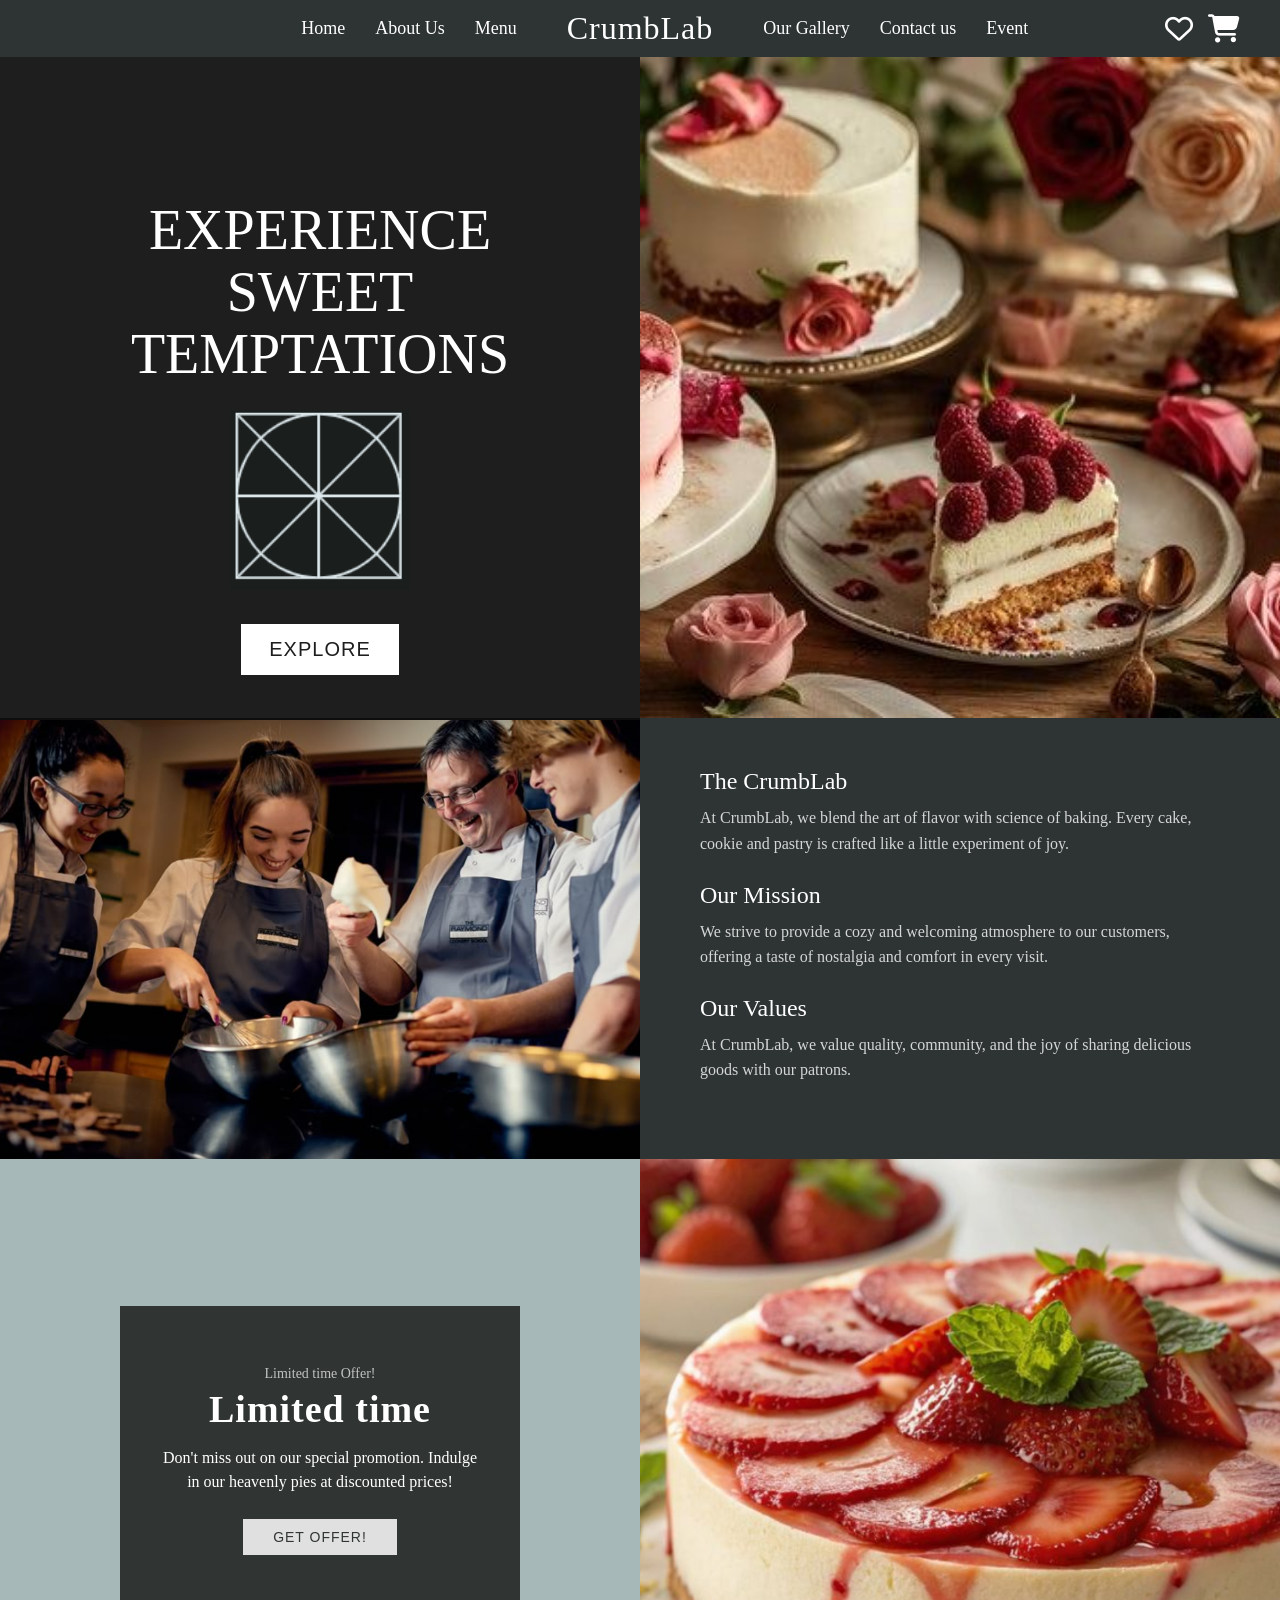
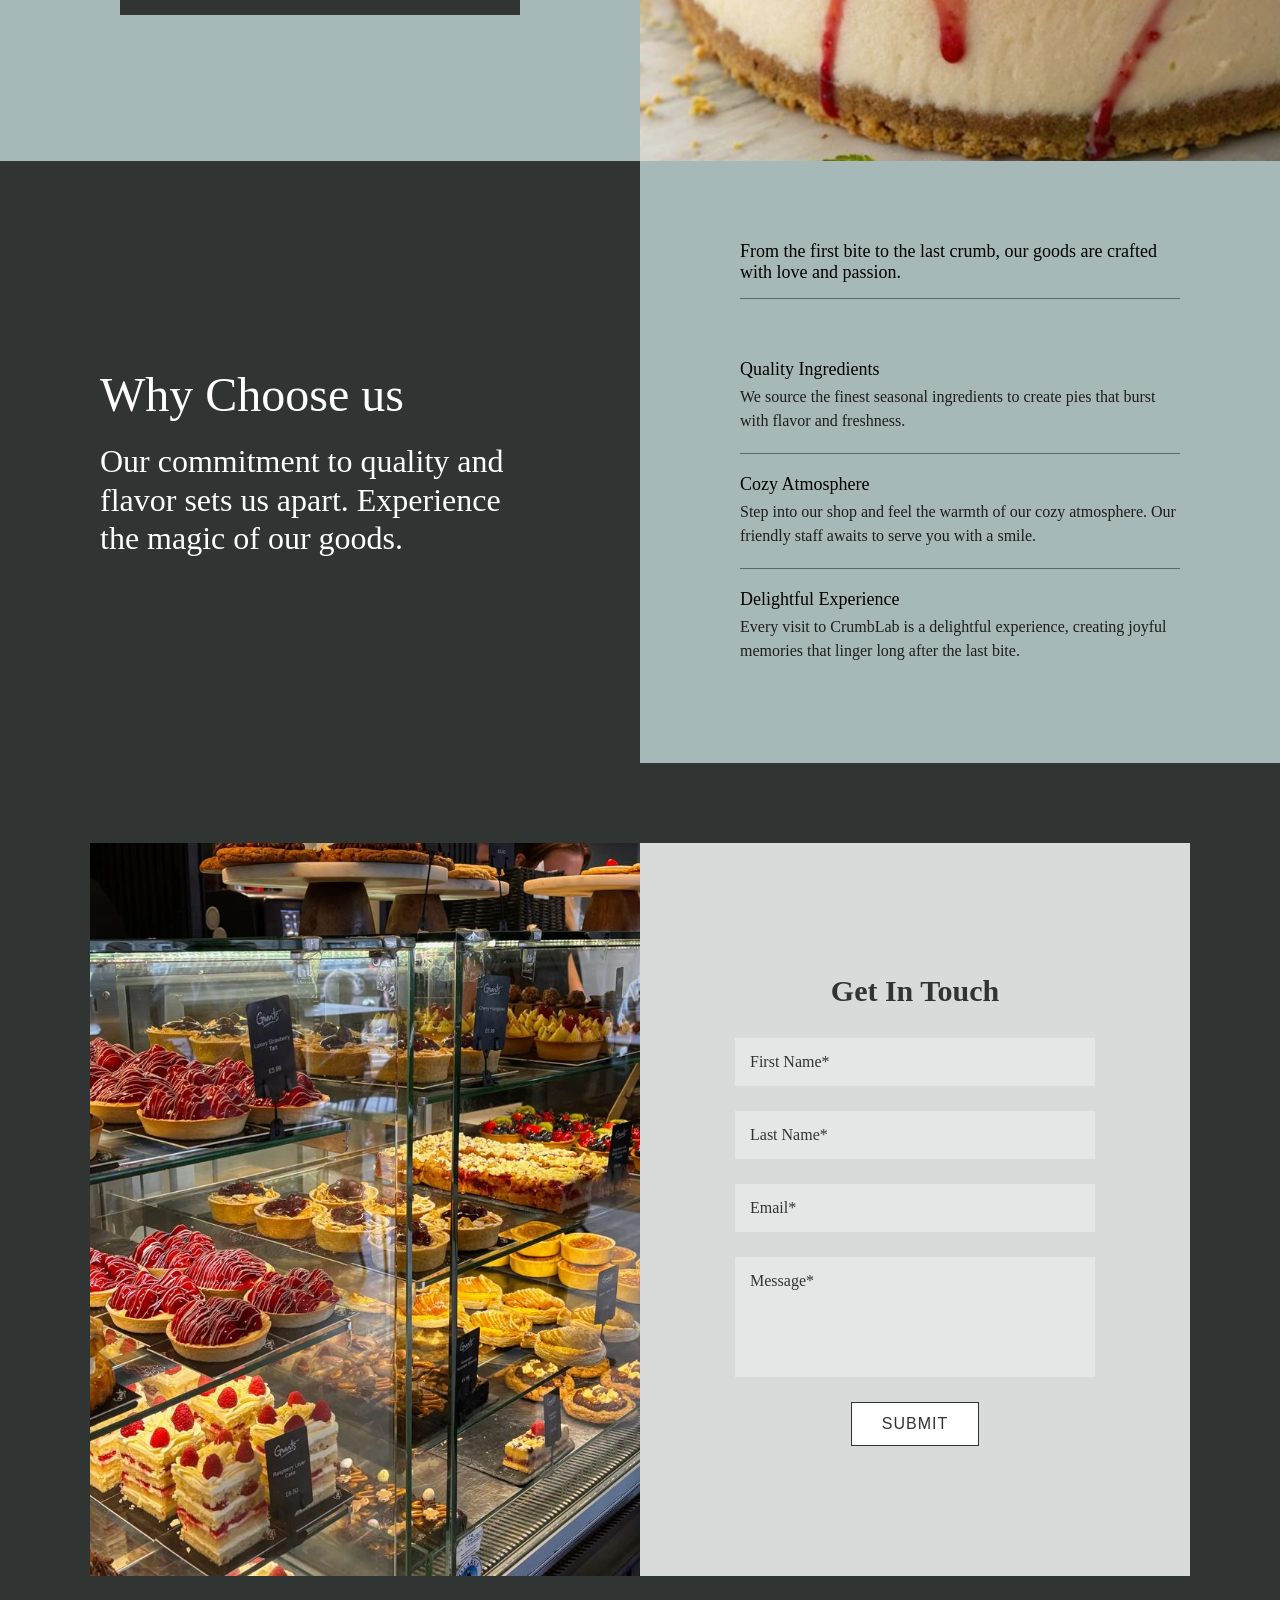
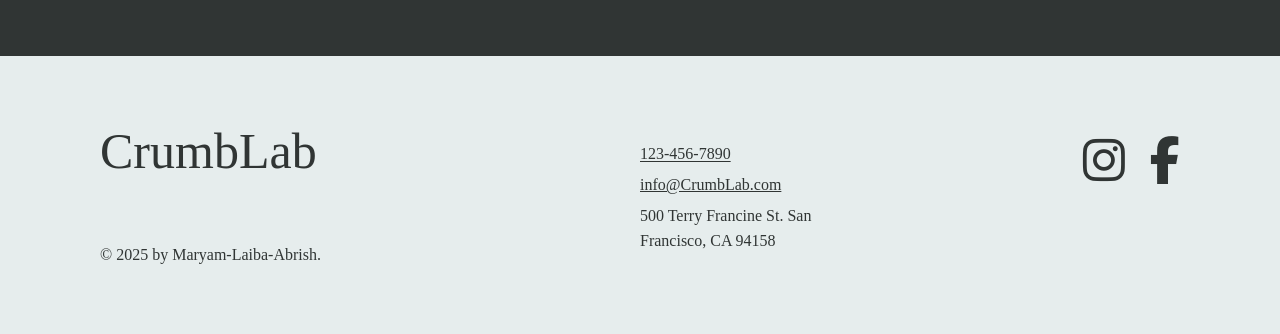
<file: index.html>
<!DOCTYPE html>
<html lang="en">
<head>
    <meta charset="UTF-8">
    <meta name="viewport" content="width=device-width, initial-scale=1.0">
    <title>CrumbLab - Sweet Temptations</title>
    <link rel="stylesheet" href="Home.css">
    <link href="https://fonts.googleapis.com/css2?family=Playfair+Display:wght@400;700&display=swap" rel="stylesheet">
    <link href="https://fonts.googleapis.com/css2?family=Roboto:wght@300;400;500&display=swap" rel="stylesheet">
    <link rel="stylesheet" href="https://cdnjs.cloudflare.com/ajax/libs/font-awesome/6.5.1/css/all.min.css">
</head>
<body>
    <header class="navbar"> 
        <div class="nav-links left-links">  
            <a href="index.html">Home</a>
            <a href="#about-us">About Us</a>
            <a href="menu.html">Menu</a>
        </div>
        <div class="logo">CrumbLab</div> <div class="right-nav-content"> <div class="nav-links right-links">
            <a href="gallery.html">Our Gallery</a>
            <a href="#contact-us">Contact us</a>
            <a href="event.html">Event</a>
        </div>
        <div class="nav-icons"> <i class="fa-regular fa-heart heart-icon"></i>
            <i id="shop" class="fa-solid fa-cart-shopping"></i> 
        </div>
    </div>
    </header>

    <main class="main-content-grid">
        <section class="left-column">
            <div class="hero-section">
                <h2>EXPERIENCE SWEET TEMPTATIONS</h2>
                <div class="logo-placeholder">
                   <img src="LOGO.PNG" alt="CrumbLab Logo">
                </div>
                <button class="explore-btn" >Explore</button>
            </div>
            <div class="about-chefs-section">
                <img data-src="pic2.PNG" class="lazyImg" alt="Smiling chefs preparing food">
            </div>
        </section>

        <section class="right-column">
            <div class="gallery-image-top">
                <img data-src="pic1.jpeg" class="lazyImg" alt="Assortment of cakes and pastries">
            </div>  
            <div id="about-us" class="text-content-bottom">
                <h3>The CrumbLab</h3>
                <p>At CrumbLab, we blend the art of flavor with science of baking. Every cake, cookie and pastry is crafted like a little experiment of joy.</p>
                <h3>Our Mission</h3>
                <p>We strive to provide a cozy and welcoming atmosphere to our customers, offering a taste of nostalgia and comfort in every visit.</p>
                <h3>Our Values</h3>
                <p>At CrumbLab, we value quality, community, and the joy of sharing delicious goods with our patrons.</p>
            </div>
        </section>
    </main>
    <section class="section-two-grid">
        <div class="promotion-box">
            <div class="promo-content">
                <p class="limited-time-offer">Limited time Offer!</p>
                    <h2>Limited time</h2>
                    <p class="promo-description">Don't miss out on our special promotion. Indulge in our heavenly pies at discounted prices!</p>
                    <button class="get-offer-btn">Get Offer!</button>
                </div>
                </div>
                <div class="product-image-section">
                    <img data-src="pic3.PNG" class="lazyImg" alt="Delicious strawberry cheesecake with drizzle">
                </div>
                <div class="why-choose-us-section">
                    <h2 class="choose-us-title">Why Choose us</h2>
                    <p class="choose-us-text">Our commitment to quality and flavor sets us apart. Experience the magic of our goods.</p>
                </div>
                <div class="features-list-section">
                    <p class="crafting-note">From the first bite to the last crumb, our goods are crafted with love and passion.</p>
                    <div class="feature-item">
                    <div class="feature-title">Quality Ingredients</div>
                    <div class="feature-description">We source the finest seasonal ingredients to create pies that burst with flavor and freshness.</div>
                </div>
                <div class="feature-item">
                    <div class="feature-title">Cozy Atmosphere</div>
                    <div class="feature-description">Step into our shop and feel the warmth of our cozy atmosphere. Our friendly staff awaits to serve you with a smile.</div>
                </div>
                <div class="feature-item">
                <div class="feature-title">Delightful Experience</div>
                <div class="feature-description">Every visit to CrumbLab is a delightful experience, creating joyful memories that linger long after the last bite.</div>
            </div>
        </div>
    </section>
    <section id="contact-us" class="contact-section-grid">
        <div class="contact-inner-box">
            <div class="contact-image-container">
                <img data-src="pic4.jpeg" class="lazyImg" alt="Display case with various pies and tarts">
            </div>
            <div class="contact-form-container">
                <form class="contact-form">
                    <h2>Get In Touch</h2>
                    <input type="text" id="first-name" name="first-name" placeholder="First Name*" required>
                    <input type="text" id="last-name" name="last-name" placeholder="Last Name*" required>
                    <input type="email" id="email" name="email" placeholder="Email*" required>
                    <textarea id="message" name="message" placeholder="Message*" required></textarea>
                    <button type="submit" class="submit-btn">Submit</button>
                </form>
            </div>
        </div>
    </section>

    <footer class="main-footer">
        <div class="footer-logo-copyright">
            <h1 class="footer-logo">CrumbLab</h1>
            <p class="copyright">© 2025 by Maryam-Laiba-Abrish.</p>
        </div>
        <div class="footer-contact-info">
            <p class="contact-line">123-456-7890</p>
            <p class="contact-line"><a href="mailto:info@CrumbLab.com">info@CrumbLab.com</a></p>
            <p class="contact-line">500 Terry Francine St. San <br> Francisco, CA 94158</p>
        </div>
        <div class="footer-social-icons">
            <a href="https://www.instagram.com/" aria-label="Instagram"><i class="fa-brands fa-instagram"></i></a>
            <a href="https://www.facebook.com/" aria-label="Facebook"><i class="fa-brands fa-facebook-f"></i></a>
        </div>
    </footer>

    <script src="Home.js"></script>
</body>
</html>
</file>
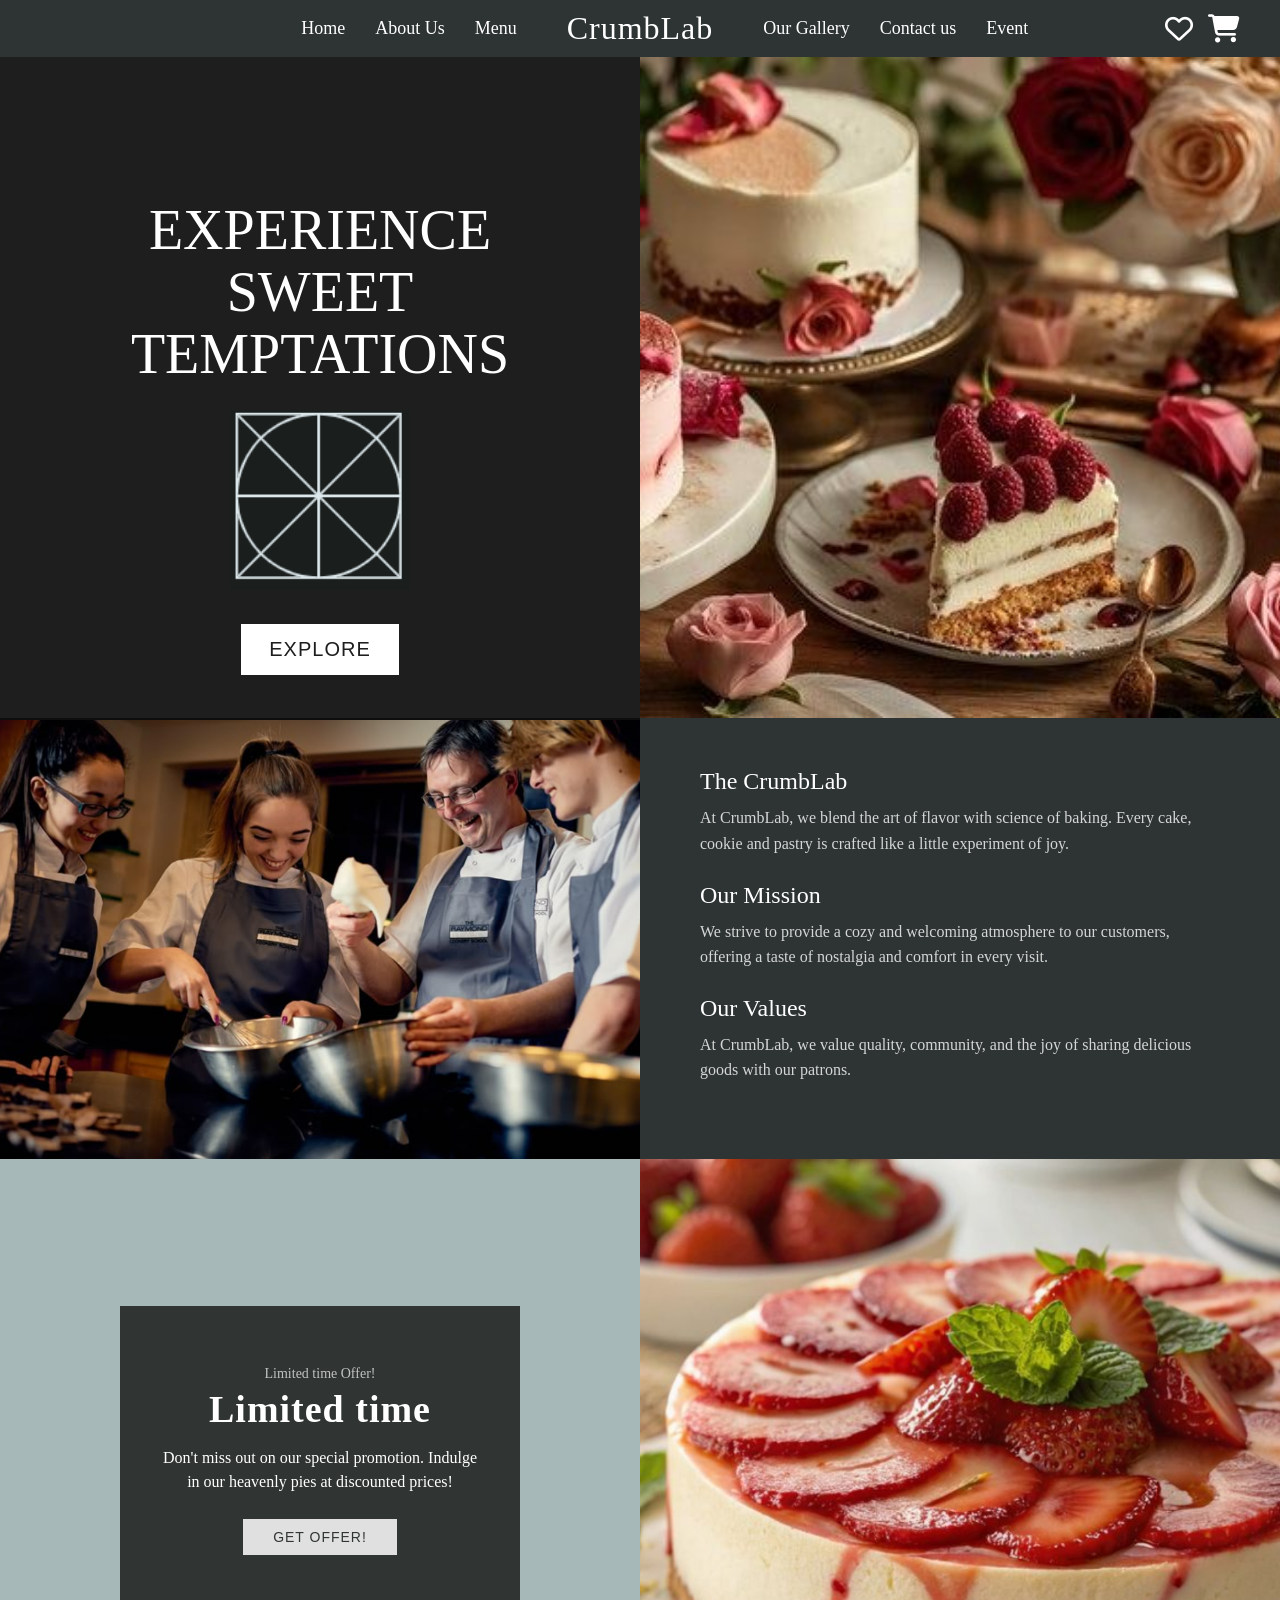
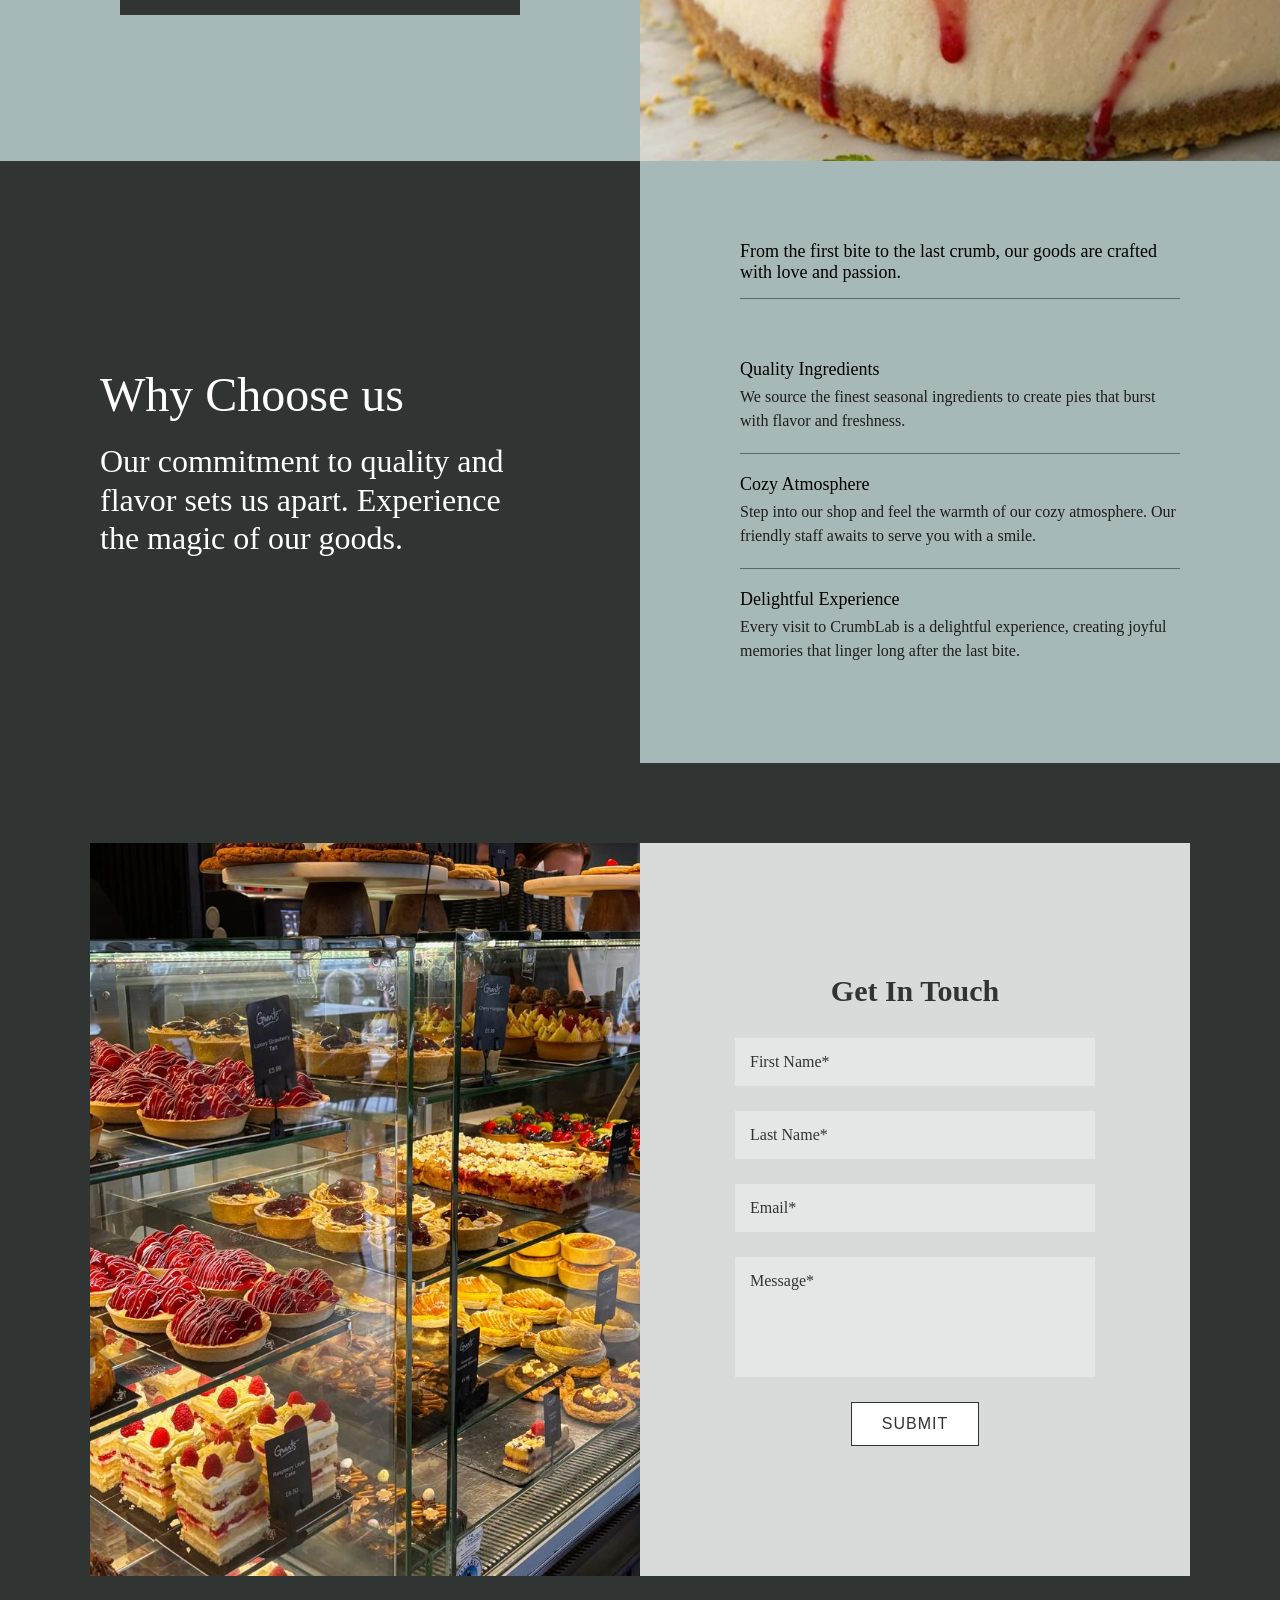
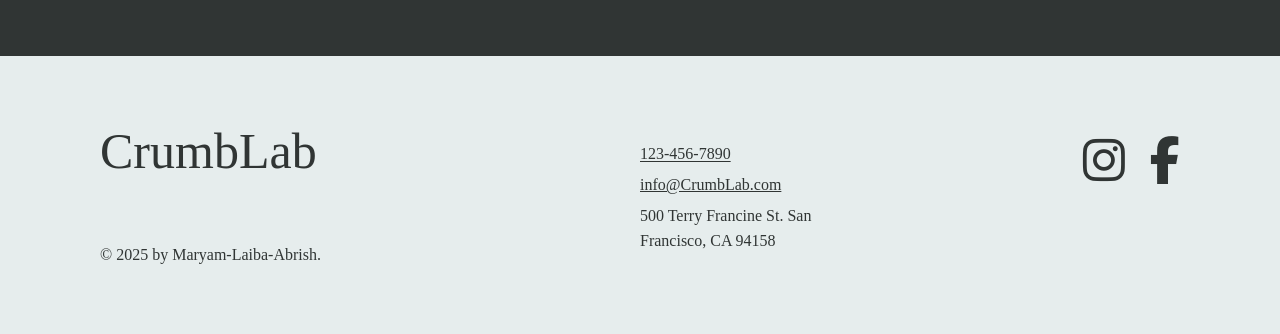
<file: Home.html>
<!DOCTYPE html>
<html lang="en">
<head>
    <meta charset="UTF-8">
    <meta name="viewport" content="width=device-width, initial-scale=1.0">
    <title>CrumbLab - Sweet Temptations</title>
    <link rel="stylesheet" href="Home.css">
    <link href="https://fonts.googleapis.com/css2?family=Playfair+Display:wght@400;700&display=swap" rel="stylesheet">
    <link href="https://fonts.googleapis.com/css2?family=Roboto:wght@300;400;500&display=swap" rel="stylesheet">
    <link rel="stylesheet" href="https://cdnjs.cloudflare.com/ajax/libs/font-awesome/6.5.1/css/all.min.css">
</head>
<body>
    <header class="navbar"> 
        <div class="nav-links left-links">  
            <a href="Home.html">Home</a>
            <a href="#about-us">About Us</a>
            <a href="menu.html">Menu</a>
        </div>
        <div class="logo">CrumbLab</div> <div class="right-nav-content"> <div class="nav-links right-links">
            <a href="gallery.html">Our Gallery</a>
            <a href="#contact-us">Contact us</a>
            <a href="event.html">Event</a>
        </div>
        <div class="nav-icons"> <i class="fa-regular fa-heart heart-icon"></i>
            <i id="shop" class="fa-solid fa-cart-shopping"></i> 
        </div>
    </div>
    </header>

    <main class="main-content-grid">
        <section class="left-column">
            <div class="hero-section">
                <h2>EXPERIENCE SWEET TEMPTATIONS</h2>
                <div class="logo-placeholder">
                   <img src="LOGO.PNG" alt="CrumbLab Logo">
                </div>
                <button class="explore-btn" >Explore</button>
            </div>
            <div class="about-chefs-section">
                <img data-src="pic2.PNG" class="lazyImg" alt="Smiling chefs preparing food">
            </div>
        </section>

        <section class="right-column">
            <div class="gallery-image-top">
                <img data-src="pic1.jpeg" class="lazyImg" alt="Assortment of cakes and pastries">
            </div>  
            <div id="about-us" class="text-content-bottom">
                <h3>The CrumbLab</h3>
                <p>At CrumbLab, we blend the art of flavor with science of baking. Every cake, cookie and pastry is crafted like a little experiment of joy.</p>
                <h3>Our Mission</h3>
                <p>We strive to provide a cozy and welcoming atmosphere to our customers, offering a taste of nostalgia and comfort in every visit.</p>
                <h3>Our Values</h3>
                <p>At CrumbLab, we value quality, community, and the joy of sharing delicious goods with our patrons.</p>
            </div>
        </section>
    </main>
    <section class="section-two-grid">
        <div class="promotion-box">
            <div class="promo-content">
                <p class="limited-time-offer">Limited time Offer!</p>
                    <h2>Limited time</h2>
                    <p class="promo-description">Don't miss out on our special promotion. Indulge in our heavenly pies at discounted prices!</p>
                    <button class="get-offer-btn">Get Offer!</button>
                </div>
                </div>
                <div class="product-image-section">
                    <img data-src="pic3.PNG" class="lazyImg" alt="Delicious strawberry cheesecake with drizzle">
                </div>
                <div class="why-choose-us-section">
                    <h2 class="choose-us-title">Why Choose us</h2>
                    <p class="choose-us-text">Our commitment to quality and flavor sets us apart. Experience the magic of our goods.</p>
                </div>
                <div class="features-list-section">
                    <p class="crafting-note">From the first bite to the last crumb, our goods are crafted with love and passion.</p>
                    <div class="feature-item">
                    <div class="feature-title">Quality Ingredients</div>
                    <div class="feature-description">We source the finest seasonal ingredients to create pies that burst with flavor and freshness.</div>
                </div>
                <div class="feature-item">
                    <div class="feature-title">Cozy Atmosphere</div>
                    <div class="feature-description">Step into our shop and feel the warmth of our cozy atmosphere. Our friendly staff awaits to serve you with a smile.</div>
                </div>
                <div class="feature-item">
                <div class="feature-title">Delightful Experience</div>
                <div class="feature-description">Every visit to CrumbLab is a delightful experience, creating joyful memories that linger long after the last bite.</div>
            </div>
        </div>
    </section>
    <section id="contact-us" class="contact-section-grid">
        <div class="contact-inner-box">
            <div class="contact-image-container">
                <img data-src="pic4.jpeg" class="lazyImg" alt="Display case with various pies and tarts">
            </div>
            <div class="contact-form-container">
                <form class="contact-form">
                    <h2>Get In Touch</h2>
                    <input type="text" id="first-name" name="first-name" placeholder="First Name*" required>
                    <input type="text" id="last-name" name="last-name" placeholder="Last Name*" required>
                    <input type="email" id="email" name="email" placeholder="Email*" required>
                    <textarea id="message" name="message" placeholder="Message*" required></textarea>
                    <button type="submit" class="submit-btn">Submit</button>
                </form>
            </div>
        </div>
    </section>

    <footer class="main-footer">
        <div class="footer-logo-copyright">
            <h1 class="footer-logo">CrumbLab</h1>
            <p class="copyright">© 2025 by Maryam-Laiba-Abrish.</p>
        </div>
        <div class="footer-contact-info">
            <p class="contact-line">123-456-7890</p>
            <p class="contact-line"><a href="mailto:info@CrumbLab.com">info@CrumbLab.com</a></p>
            <p class="contact-line">500 Terry Francine St. San <br> Francisco, CA 94158</p>
        </div>
        <div class="footer-social-icons">
            <a href="https://www.instagram.com/" aria-label="Instagram"><i class="fa-brands fa-instagram"></i></a>
            <a href="https://www.facebook.com/" aria-label="Facebook"><i class="fa-brands fa-facebook-f"></i></a>
        </div>
    </footer>

    <script src="Home.js"></script>
</body>
</html>
</file>
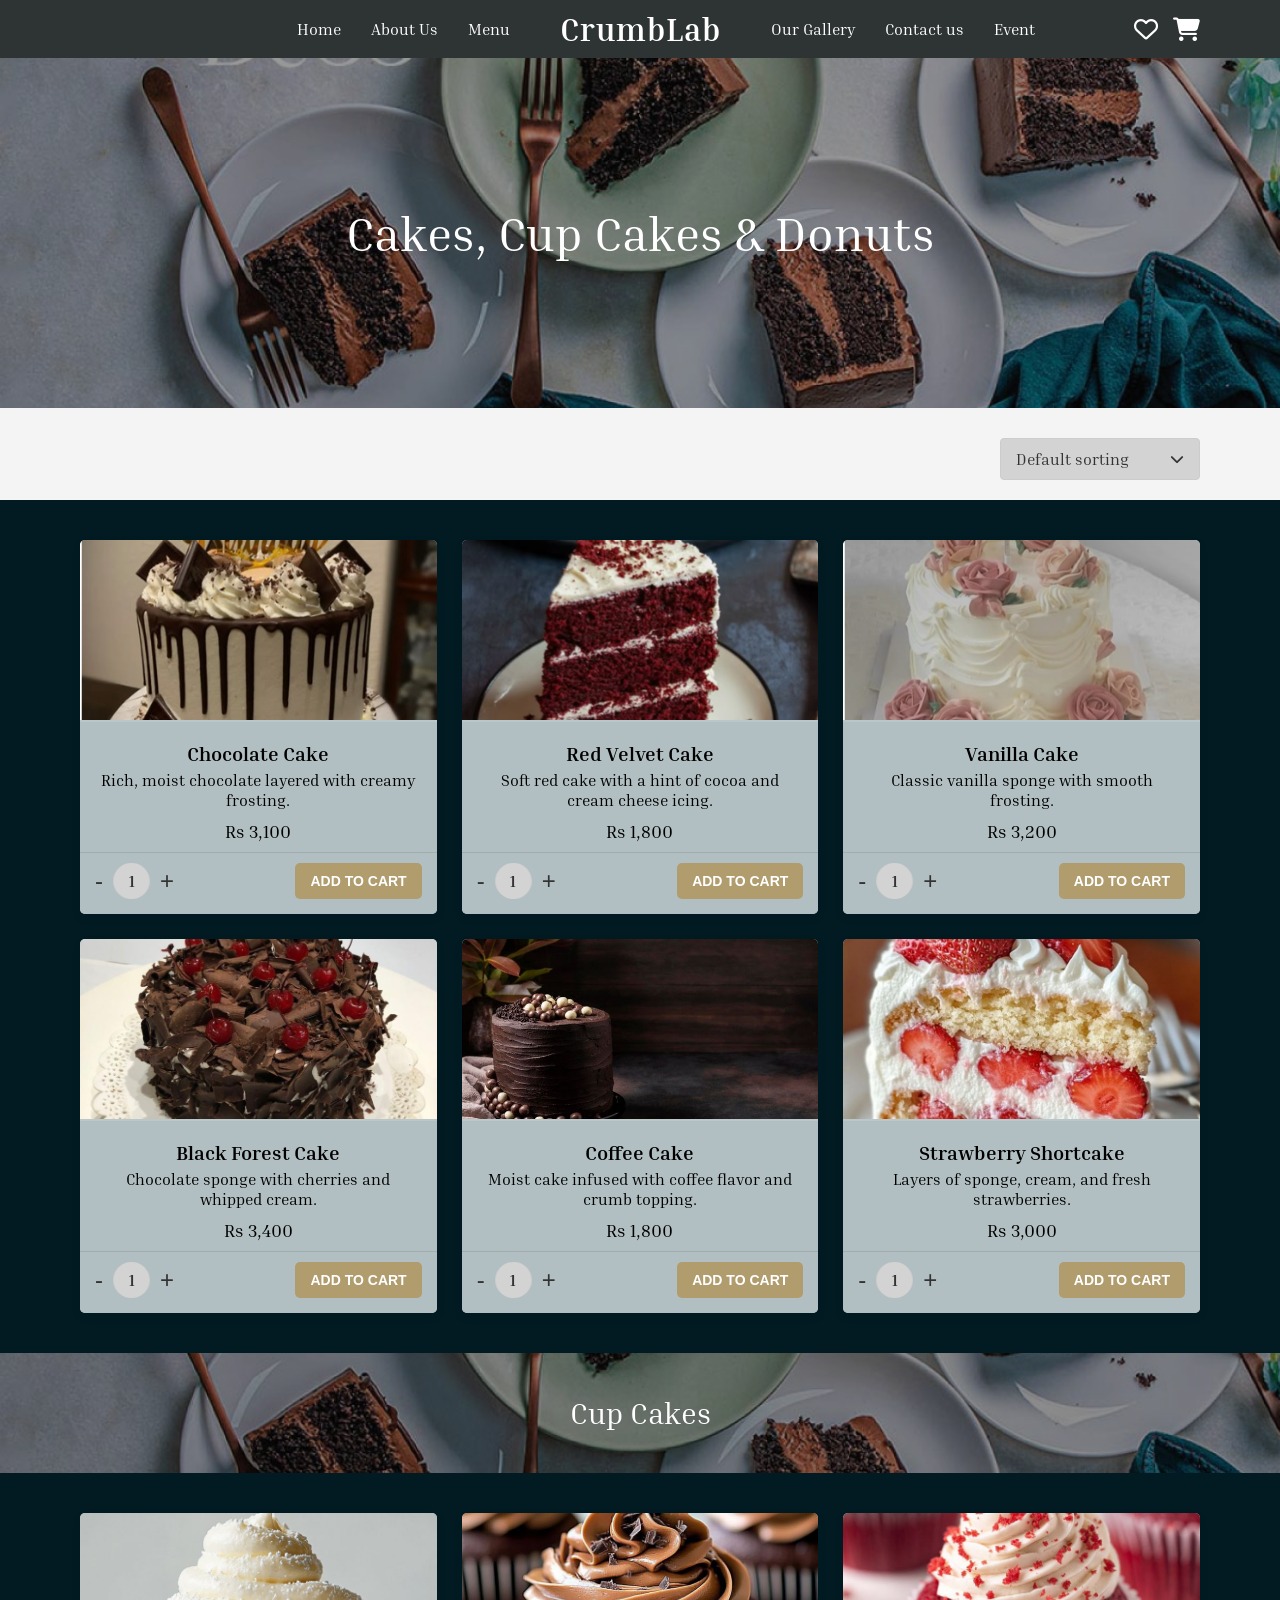
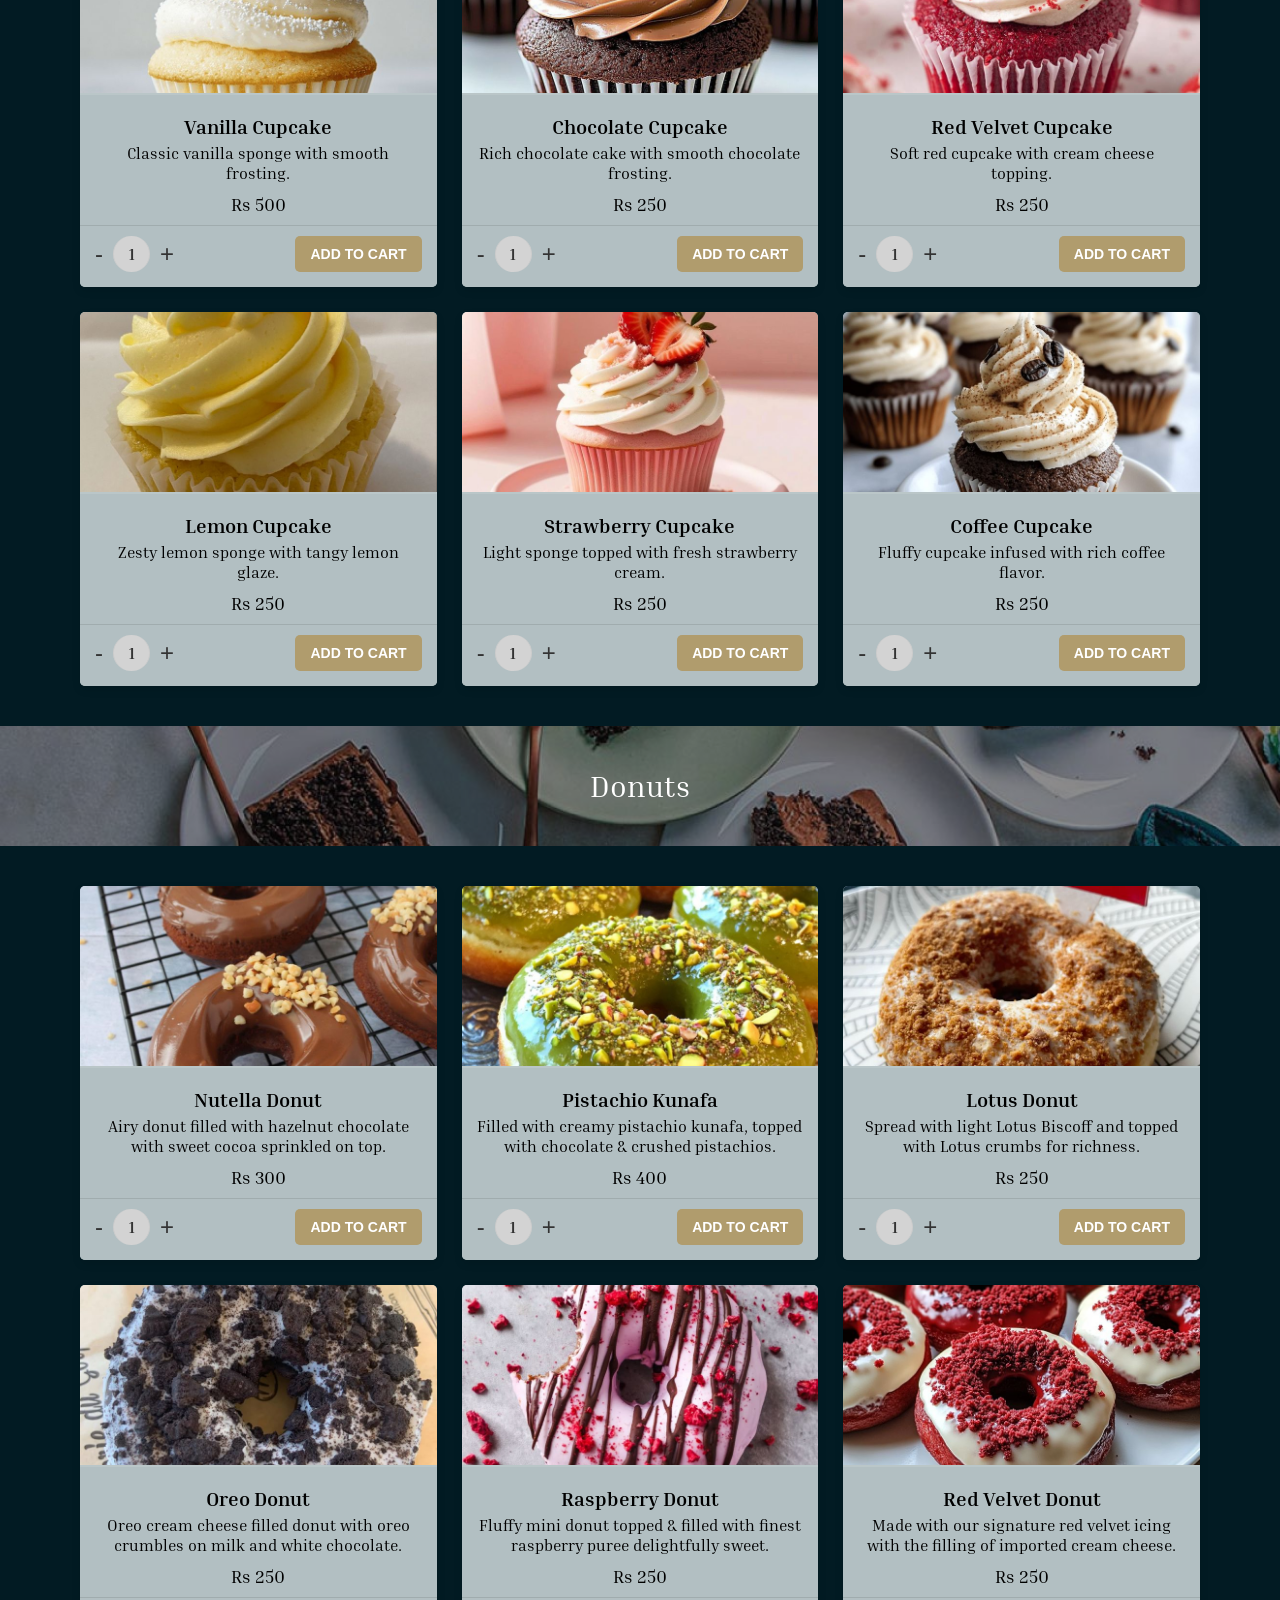
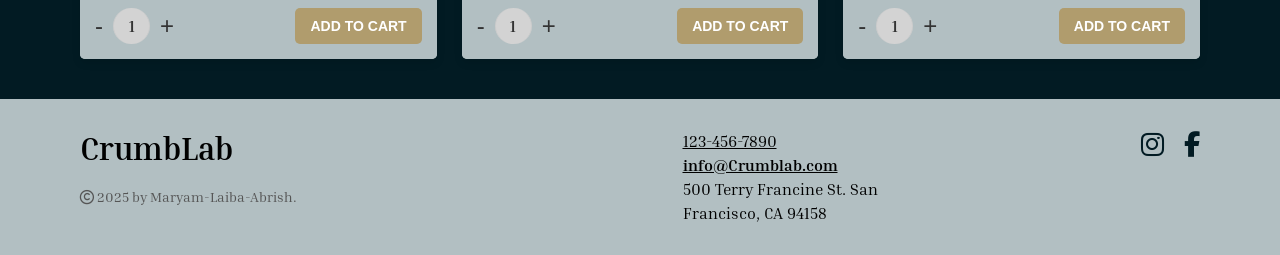
<file: menu.html>
<!DOCTYPE html>
<html lang="en">
<head>
    <meta charset="UTF-8">
    <meta name="viewport" content="width=device-width, initial-scale=1.0">
    <title>CrumbLab - Cakes, Cup Cakes & Donuts</title> 
    <link href="https://fonts.googleapis.com/css2?family=Inria+Serif:wght@400;700&display=swap" rel="stylesheet"> <!--For icons-->
    <link rel="stylesheet" href="menu.css"> <!--CSS file link-->
    <link rel="stylesheet" href="https://cdnjs.cloudflare.com/ajax/libs/font-awesome/6.5.0/css/all.min.css"> <!--for font family-->
    <script src="menu.js"></script> <!--JS file link-->
</head>

<body> 
    <!--Header tag-->
    <header class="navbar"> 
        <div class="nav-links left-links">
            <a href="index.html">Home</a>
            <a href="index.html#about-us">About Us</a>
            <a href="menu.html">Menu</a>
        </div>

        <div class="logo">CrumbLab</div>
         <div class="right-nav-content">
             <div class="nav-links right-links">
            <a href="gallery.html">Our Gallery</a>
            <a href="index.html/about-us">Contact us</a>
            <a href="event.html">Event</a>
        </div>
        
        <div class="nav-icons"> <i class="fa-regular fa-heart heart-icon"></i>
            <i id="shop" class="fa-solid fa-cart-shopping"></i> 
        </div>
    </div>
    </header>
   
    <!--For Section-->
    <section class="hero-banner">
        <div class="hero-content">
            <h1 class="hero-title">Cakes, Cup Cakes & Donuts</h1>
        </div>
    </section>
 
    <!-- for default sorting-->
    <div class="sorting-container">
    <div class="sort-dropdown" id="sortDropdown">

        <button id="sortTrigger" class="sort-trigger">
            Default sorting 
            <i class="fa-solid fa-chevron-down"></i> <!--for dropdown icon-->
        </button>

        <ul class="sort-list"> <!--For Filters-->
            <li class="active">Default sorting</li>
            <li>Sort by popularity</li>
            <li>Sort by latest</li>
            <li>Sort by price: low to high</li>
            <li>Sort by price: high to low</li>
        </ul>
    </div>
</div>
 
   <!--main tag-->
    <main>      
        <!--This section is for Cakes-->
    <section class="product-grid">
        <!--For 1st item-->
        <div class="product-card">
            <img data-src="chocolate cake.PNG" alt="Chocolate Cake" class="product-image lazy"> <!--for image-->
            <div class="product-info">
                <h3 class="product-title">Chocolate Cake</h3>
                <p class="product-description">Rich, moist chocolate layered with creamy frosting.</p>
                <p class="product-price">Rs 3,100</p>
            </div>
            <div class="product-actions">
                <div class="quantity-selector">
                    <button class="quantity-btn minus">-</button> <!--minus button-->
                    <span class="quantity-display">1</span> <!--for quantity-->
                    <button class="quantity-btn plus">+</button> <!--plus button-->
                </div>
                <button class="add-to-cart-btn">Add to cart</button>
            </div>
        </div>

        <!--For 2nd item-->
        <div class="product-card">
            <img data-src="red velvel.PNG" alt="Red Velvet Cake" class="product-image lazy">
            <div class="product-info">
                <h3 class="product-title">Red Velvet Cake</h3>
                <p class="product-description">Soft red cake with a hint of cocoa and cream cheese icing.</p>
                <p class="product-price">Rs 1,800</p>
            </div>
            <div class="product-actions">
                <div class="quantity-selector">
                    <button class="quantity-btn minus">-</button>
                    <span class="quantity-display">1</span>
                    <button class="quantity-btn plus">+</button>
                </div>
                <button class="add-to-cart-btn">Add to cart</button>
            </div>
        </div>
        
        <!--For 3rd item-->
        <div class="product-card">
            <img data-src="vanilla cake.PNG" alt="Vanilla Cake" class="product-image lazy">
            <div class="product-info">
                <h3 class="product-title">Vanilla Cake</h3>
                <p class="product-description">Classic vanilla sponge with smooth frosting.</p>
                <p class="product-price">Rs 3,200</p>
            </div>
            <div class="product-actions">
                <div class="quantity-selector">
                    <button class="quantity-btn minus">-</button>
                    <span class="quantity-display">1</span>
                    <button class="quantity-btn plus">+</button>
                </div>
                <button class="add-to-cart-btn">Add to cart</button>
            </div>
        </div>

        <!--For fourth item-->
        <div class="product-card">
            <img data-src="black forest.jpeg" alt="Black Forest Cake" class="product-image lazy">
            <div class="product-info">
                <h3 class="product-title">Black Forest Cake</h3>
                <p class="product-description">Chocolate sponge with cherries and whipped cream.</p>
                <p class="product-price">Rs 3,400</p>
            </div>
            <div class="product-actions">
                <div class="quantity-selector">
                    <button class="quantity-btn minus">-</button>
                    <span class="quantity-display">1</span>
                    <button class="quantity-btn plus">+</button>
                </div>
                <button class="add-to-cart-btn">Add to cart</button>
            </div>
        </div>

        <!--For fifth item-->
        <div class="product-card">
            <img data-src="coffee cake.jpeg" alt="Coffee Cake" class="product-image lazy">
            <div class="product-info">
                <h3 class="product-title">Coffee Cake</h3>
                <p class="product-description">Moist cake infused with coffee flavor and crumb topping.</p>
                <p class="product-price">Rs 1,800</p>
            </div>
            <div class="product-actions">
                <div class="quantity-selector">
                    <button class="quantity-btn minus">-</button>
                    <span class="quantity-display">1</span>
                    <button class="quantity-btn plus">+</button>
                </div>
                <button class="add-to-cart-btn">Add to cart</button>
            </div>
        </div>

        <!--For sixth item-->
        <div class="product-card">
            <img data-src="Strawberry Shortcake Cake.jpeg" alt="Strawberry Shortcake" class="product-image lazy">
            <div class="product-info">
                <h3 class="product-title">Strawberry Shortcake</h3>
                <p class="product-description">Layers of sponge, cream, and fresh strawberries.</p>
                <p class="product-price">Rs 3,000</p>
            </div>
            <div class="product-actions">
                <div class="quantity-selector">
                    <button class="quantity-btn minus">-</button>
                    <span class="quantity-display">1</span>
                    <button class="quantity-btn plus">+</button>
                </div>
                <button class="add-to-cart-btn">Add to cart</button>
            </div>
        </div>
    </section>

    <!--This section is for cupcakes-->
    <section class="section-title-bar">
        <div class="title-content">
            <h2 class="section-title">Cup Cakes</h2>
        </div>
    </section>
   <!--Cupcake item1-->
    <section class="product-grid cup-cakes-grid"> <!--2 classes assign one is product-grid other is cup-cakes-grid-->
        <div class="product-card">
            <img data-src="Vanilla Cupcakes.jpeg" alt="Vanilla Cupcake" class="product-image lazy">
            <div class="product-info">
                <h3 class="product-title">Vanilla Cupcake</h3>
                <p class="product-description">Classic vanilla sponge with smooth frosting.</p>
                <p class="product-price">Rs 500</p>
            </div>
            <div class="product-actions">
                <div class="quantity-selector">
                    <button class="quantity-btn minus">-</button>
                    <span class="quantity-display">1</span>
                    <button class="quantity-btn plus">+</button>
                </div>
                <button class="add-to-cart-btn">Add to cart</button>
            </div>
        </div>

        <!--item2-->
        <div class="product-card">
            <img data-src="Chocolate cupcake.jpeg" alt="Chocolate Cupcake" class="product-image lazy">
            <div class="product-info">
                <h3 class="product-title">Chocolate Cupcake</h3>
                <p class="product-description">Rich chocolate cake with smooth chocolate frosting.</p>
                <p class="product-price">Rs 250</p>
            </div>
            <div class="product-actions">
                <div class="quantity-selector">
                    <button class="quantity-btn minus">-</button>
                    <span class="quantity-display">1</span>
                    <button class="quantity-btn plus">+</button>
                </div>
                <button class="add-to-cart-btn">Add to cart</button>
            </div>
        </div>
 
        <!--item3-->
        <div class="product-card">
            <img data-src="Red Velvet Cupcakes.jpeg" alt="Red Velvet Cupcake" class="product-image lazy">
            <div class="product-info">
                <h3 class="product-title">Red Velvet Cupcake</h3>
                <p class="product-description">Soft red cupcake with cream cheese topping.</p>
                <p class="product-price">Rs 250</p>
            </div>
            <div class="product-actions">
                <div class="quantity-selector">
                    <button class="quantity-btn minus">-</button>
                    <span class="quantity-display">1</span>
                    <button class="quantity-btn plus">+</button>
                </div>
                <button class="add-to-cart-btn">Add to cart</button>
            </div>
        </div>

        <!--item4-->
        <div class="product-card">
            <img data-src="Lemon Cupcake.jpeg" alt="Lemon Cupcake" class="product-image lazy">
            <div class="product-info">
                <h3 class="product-title">Lemon Cupcake</h3>
                <p class="product-description">Zesty lemon sponge with tangy lemon glaze.</p>
                <p class="product-price">Rs 250</p>
            </div>
            <div class="product-actions">
                <div class="quantity-selector">
                    <button class="quantity-btn minus">-</button>
                    <span class="quantity-display">1</span>
                    <button class="quantity-btn plus">+</button>
                </div>
                <button class="add-to-cart-btn">Add to cart</button>
            </div>
        </div>

        <!--item5-->
        <div class="product-card">
            <img data-src="BEST Strawberry Shortcake Cupcakes Recipe Beginner Friendly.jpeg" alt="Strawberry Cupcake" class="product-image lazy">
            <div class="product-info">
                <h3 class="product-title">Strawberry Cupcake</h3>
                <p class="product-description">Light sponge topped with fresh strawberry cream.</p>
                <p class="product-price">Rs 250</p>
            </div>
            <div class="product-actions">
                <div class="quantity-selector">
                    <button class="quantity-btn minus">-</button>
                    <span class="quantity-display">1</span>
                    <button class="quantity-btn plus">+</button>
                </div>
                <button class="add-to-cart-btn">Add to cart</button>
            </div>
        </div>

        <!--item6-->
        <div class="product-card">
            <img data-src="coffee cupcake.jpeg" alt="Coffee Cupcake" class="product-image lazy">
            <div class="product-info">
                <h3 class="product-title">Coffee Cupcake</h3>
                <p class="product-description">Fluffy cupcake infused with rich coffee flavor.</p>
                <p class="product-price">Rs 250</p>
            </div>
            <div class="product-actions">
                <div class="quantity-selector">
                    <button class="quantity-btn minus">-</button>
                    <span class="quantity-display">1</span>
                    <button class="quantity-btn plus">+</button>
                </div>
                <button class="add-to-cart-btn">Add to cart</button>
            </div>
        </div>
    </section>

    <!--Donuts Section-->
    <section class="section-title-bar donuts-title-bar">
        <div class="title-content">
            <h2 class="section-title">Donuts</h2>
        </div>
    </section>

    <section class="product-grid donuts-grid">
        <div class="product-card">
            <!--item1-->
            <img data-src="Nutella Baked Donuts.jpeg" alt="Nutella Donut" class="product-image lazy">
            <div class="product-info">
                <h3 class="product-title">Nutella Donut</h3>
                <p class="product-description">Airy donut filled with hazelnut chocolate with sweet cocoa sprinkled on top.</p>
                <p class="product-price">Rs 300</p>
            </div>
            <div class="product-actions">
                <div class="quantity-selector">
                    <button class="quantity-btn minus">-</button>
                    <span class="quantity-display">1</span>
                    <button class="quantity-btn plus">+</button>
                </div>
                <button class="add-to-cart-btn">Add to cart</button>
            </div>
        </div>

        <!--item2-->
        <div class="product-card">
            <img data-src="Pistachio Rosewater Doughnut - Savory Splash.jpeg" alt="Pistachio Kunafa Donut" class="product-image lazy">
            <div class="product-info">
                <h3 class="product-title">Pistachio Kunafa</h3>
                <p class="product-description">Filled with creamy pistachio kunafa, topped with chocolate & crushed pistachios.</p>
                <p class="product-price">Rs 400</p>
            </div>
            <div class="product-actions">
                <div class="quantity-selector">
                    <button class="quantity-btn minus">-</button>
                    <span class="quantity-display">1</span>
                    <button class="quantity-btn plus">+</button>
                </div>
                <button class="add-to-cart-btn">Add to cart</button>
            </div>
        </div>

        <!--item3-->
        <div class="product-card">
            <img data-src="donut de lotus.jpeg" alt="Lotus Donut" class="product-image lazy">
            <div class="product-info">
                <h3 class="product-title">Lotus Donut</h3>
                <p class="product-description">Spread with light Lotus Biscoff and topped with Lotus crumbs for richness.</p>
                <p class="product-price">Rs 250</p>
            </div>
            <div class="product-actions">
                <div class="quantity-selector">
                    <button class="quantity-btn minus">-</button>
                    <span class="quantity-display">1</span>
                    <button class="quantity-btn plus">+</button>
                </div>
                <button class="add-to-cart-btn">Add to cart</button>
            </div>
        </div>

        <!--item4-->
        <div class="product-card">
            <img data-src="Oreo dunut.jpeg" alt="Oreo Donut" class="product-image lazy">
            <div class="product-info">
                <h3 class="product-title">Oreo Donut</h3>
                <p class="product-description">Oreo cream cheese filled donut with oreo crumbles on milk and white chocolate.</p>
                <p class="product-price">Rs 250</p>
            </div>
            <div class="product-actions">
                <div class="quantity-selector">
                    <button class="quantity-btn minus">-</button>
                    <span class="quantity-display">1</span>
                    <button class="quantity-btn plus">+</button>
                </div>
                <button class="add-to-cart-btn">Add to cart</button>
            </div>
        </div>

        <!--item5-->
        <div class="product-card">
            <img data-src="Raspberry Donuts .jpeg" alt="Raspberry Donut" class="product-image lazy">
            <div class="product-info">
                <h3 class="product-title">Raspberry Donut</h3>
                <p class="product-description">Fluffy mini donut topped & filled with finest raspberry puree delightfully sweet.</p>
                <p class="product-price">Rs 250</p>
            </div>
            <div class="product-actions">
                <div class="quantity-selector">
                    <button class="quantity-btn minus">-</button>
                    <span class="quantity-display">1</span>
                    <button class="quantity-btn plus">+</button>
                </div>
                <button class="add-to-cart-btn">Add to cart</button>
            </div>
        </div>

        <!--item6-->
        <div class="product-card">
            <img data-src="RED VELVET DONUTS.jpeg" alt="Red Velvet Donut" class="product-image lazy">
            <div class="product-info">
                <h3 class="product-title">Red Velvet Donut</h3>
                <p class="product-description">Made with our signature red velvet icing with the filling of imported cream cheese.</p>
                <p class="product-price">Rs 250</p>
            </div>
            <div class="product-actions">
                <div class="quantity-selector">
                    <button class="quantity-btn minus">-</button>
                    <span class="quantity-display">1</span>
                    <button class="quantity-btn plus">+</button>
                </div>
                <button class="add-to-cart-btn">Add to cart</button>
            </div>
        </div>
    </section><!--section tag closed-->
    
    <!--For add to cart-->
    <div id="cartModal" class="modal">
    <div class="modal-content">
        <!--<span class="close-btn">&times;</span> -->
        <span class="close-btn"><i class="fa-solid fa-xmark"></i></span> <!--Closing button icon-->

        <div class="modal-body">
            <h2 class="modal-title">Product was successfully added to your cart.</h2>
            <div class="modal-actions">
                <button id="continueShopping" class="modal-btn continue-btn">Continue shopping</button>
                <button class="modal-btn view-cart-btn">View cart</button> 
            </div>
        </div>
    </div>
</div>
</main> <!--main tag closed-->

<!--Shopping sidebar-->
<div id="sideCart" class="side-cart">
    <div class="side-cart-header">
        <h3>Shopping Cart</h3>
       <span id="closeCartBtn"><i class="fa-solid fa-xmark"></i></span>

    </div>
    <div class="cart-items">
    </div>
    <div class="cart-subtotal">
        Subtotal: <span class="subtotal-amount">0</span>
    </div>
    <div class="cart-shipping">
        Shipping Charges: <span class="shipping-amount">Rs 150</span>
    </div>
    <div class="cart-grand-total">
        Grand Total: <span class="grand-total-amount" id="grandTotalDisplay">Rs 0</span>
    </div>
</div>
  
<!--Footer-->
<footer>
        <div class="footer-content">
            <div class="footer-logo">CrumbLab</div>
            
            <div class="footer-contact">
                <p class="underline-item">123-456-7890</p>
                <p class="underline-item"><a href="mailto:info@Crumblab.com">info@Crumblab.com</a></p>
                <p>500 Terry Francine St. San<br>Francisco, CA 94158</p>
            </div>
            
            <div class="footer-social">
                <a href="https://www.instagram.com/" aria-label="Instagram"><i class="fa-brands fa-instagram"></i></a>
                <a href="https://www.facebook.com/" aria-label="Facebook"><i class="fa-brands fa-facebook-f"></i></a>
            </div>
            
            <div class="footer-copyright">
               <i class="fa-regular fa-copyright"></i> 2025 by Maryam-Laiba-Abrish.
            </div>
        </div>
    </footer> <!--footer tag closed-->
 
     
</body>
</html>
</file>
<file: Home.css>
* {
    margin: 0;
    padding: 0;
    box-sizing: border-box;
}

:root {
    --dark-bg: #1e1e1e; 
    --light-text: #ffffff; 
    --accent-color: #e5c0a2; 
    --logo-font: 'Playfair Display', serif;
    --body-font: 'Roboto', sans-serif;
}

body {
    background-color: var(--dark-bg);
    color: var(--light-text);
    font-family: var(--body-font);
    overflow-x: hidden;
    font-family:'Inria Serif', serif;
    margin:0;
}
/* --- NAVBAR STYLING --- */
.navbar{
    background-color:#2D3433; 
    color: white;
    display: grid; 
    grid-template-columns: 1fr auto 1fr; 
    column-gap:50px;
    align-items: center;
    padding: 10px 40px; 
    font-size: 20px;
}
.logo{
    font-family: 'Inria Serif', serif; 
    font-size: 32px;
    font-weight: 500;
    color: white; 
    letter-spacing: 1px;
    grid-column: 2; 
    text-align: center;
}
.nav-links{
    display:flex;
    align-items:center;
    gap: 30px; 
}
.left-links{ 
    grid-column: 1; 
    display:flex;
    justify-content: flex-end; 
    gap:30px;
}
.nav-links a{
    font-size: 18px; 
    color: white;
    text-decoration: none;
    transition: color 0.3s;
    font-family: var(--body-font); 
}
.nav-links a:hover{
    color: #d4a770; 
}
.right-nav-content{
    grid-column: 3; 
    display: flex;
    justify-content:flex-start;
    align-items: center;
    gap:30px; 
}
.right-links {
    gap: 30px;
}
.nav-icons{
    margin-left: auto; 
    display:flex;
    align-items:center;
    gap: 15px; 
}
.nav-icons i{
    font-size: 28px;
    cursor: pointer;
    color: white;
    transition: color 0.3s ease;
}
.nav-icons i:hover{
    color: #d4a770; 
}
/* --- MAIN CONTENT GRID LAYOUT --- */
.main-content-grid {
    display: grid;
    grid-template-columns: 1fr 1fr; 
    min-height: 100vh; 
}
/* --- LEFT COLUMN --- */
.left-column {
    display: grid;
    grid-template-rows: 60% 40%; 
    background-color: var(--dark-bg);
}
.hero-section {
    padding: 150px 100px 50px 100px;
    display: flex;
    flex-direction: column;
    justify-content: center;
    align-items: center;
}
.hero-section h2 {
    font-family: var(--logo-font);
    font-size: 60px;
    line-height: 1.1;
    font-weight: 400;
    margin-bottom: 25px;
    text-transform: uppercase;
    max-width: 450px;
    text-align: center;
}
.logo-placeholder {
    margin-bottom: 30px;
}
.explore-btn {
    background-color: var(--light-text);
    color: var(--dark-bg);
    border: none;
    padding: 12px 40px;
    font-size: 16px;
    font-weight: 500;
    cursor: pointer;
    text-transform: uppercase;
    letter-spacing: 1px;
}
.explore-btn:hover {
    background-color: var(--accent-color);
    color: var(--light-text);
}
.about-chefs-section img {
    width: 100%;
    height: 100%;
    object-fit: cover;
    display: block;
}
/* --- RIGHT COLUMN--- */
.right-column {
    display: grid;
    grid-template-rows: 60% 40%; 
}
.gallery-image-top img {
    width: 100%;
    height: 100%;
    object-fit:cover;
}
.text-content-bottom {
    background-color: #2D3433;
    padding: 50px 80px;
}
.text-content-bottom h3 {
    font-family: var(--logo-font);
    font-size: 24px;
    font-weight: 400;
    margin-bottom: 10px;
    margin-top: 25px;
}
.text-content-bottom h3:first-child {
    margin-top: 0; 
}
.text-content-bottom p {
    font-size: 16px;
    line-height: 1.6;
    color: rgba(255, 255, 255, 0.8); 
}
/* --- SECTION TWO --- */
:root {
    --dark-bg: #1e1e1e;
    --light-text: #ffffff;
    --accent-color: #e5c0a2;
    --logo-font: 'Inria Serif', serif;
    --body-font: 'Inria Serif', serif;
    --promo-box-bg: #303534; 
    --main-section-bg: #a6b8b7; 
    --section-two-dark-text: #2d3433; 
    --promo-box-light-text: #ffffff;
    --promo-button-bg: #e0e0e0;
    --promo-button-text: #303534; 
    --separator-line-color: #5d6766;
}
/* Base grid for the entire section (2x2 layout) */
.section-two-grid {
    display: grid;
    grid-template-columns: 1fr 1fr;
    grid-template-rows: 1fr 1fr; 
    min-height: 100vh; 
}
/* 1. Promotion Boxxs*/
.promotion-box {
    background-color: var(--main-section-bg);
    display: flex;
    justify-content: center;
    align-items: center;
    padding: 50px;
}
.promo-content {
    background-color: var(--promo-box-bg);
    color: var(--promo-box-light-text);
    padding: 60px 40px;
    text-align: center;
    max-width: 400px;
}
.limited-time-offer {
    font-size: 14px;
    margin-bottom: 5px;
    color: rgba(255, 255, 255, 0.7);
}
.promo-content h2 {
    font-family: var(--logo-font);
    font-size: 38px;
    font-weight: 700;
    margin-bottom: 15px;
    letter-spacing: 1px;
}
.promo-description {
    font-family: var(--body-font);
    font-size: 16px;
    line-height: 1.5;
    margin-bottom: 25px;
    color: rgb(255, 255, 255);
}
.get-offer-btn {
    background-color: var(--promo-button-bg);
    color: var(--promo-button-text);
    border: none;
    padding: 10px 30px;
    font-size: 14px;
    font-weight: 500;
    cursor: pointer;
    text-transform: uppercase;
    letter-spacing: 1px;
}
.get-offer-btn:hover {
    background-color: var(--accent-color);
    color: var(--promo-box-light-text);
}
/* 2. Product Image */
.product-image-section {
    background-color: var(--main-section-bg);
    overflow: hidden;
}
.product-image-section img {
    width: 100%;
    height: 100%;
    object-fit: cover;
    display: block;
}
/* 3. Why Choose Us  */
.why-choose-us-section {
    background-color: var(--promo-box-bg); /* Dark background */
    color: var(--promo-box-light-text); /* Light text */
    padding: 80px 100px;
    display: flex;
    flex-direction: column;
    justify-content: center;
    align-items: flex-start;
    font-family:'Inria Serif', serif;
}
.choose-us-title {
    font-family: var(--logo-font);
    font-size: 48px;
    font-weight: 500;
    margin-bottom: 20px;
}
.choose-us-text {
    font-family: var(--logo-font);
    font-size: 32px;
    line-height: 1.2;
    font-weight: 300;
    max-width: 550px;
}
/* 4. Features List */
.features-list-section {
    background-color: var(--main-section-bg); 
    color: black; 
    padding: 80px 100px;
    display: flex;
    flex-direction: column;
    justify-content: center;
    font-family: 'Inria Serif', serif;
    /*font-weight: 600;*/
}
.crafting-note {
    font-family: var(--logo-font);
    font-size: 18px;
    font-weight: 400;
    margin-bottom: 40px;
    border-bottom: 1px solid var(--separator-line-color);
    padding-bottom: 15px;
}
.feature-item {
    padding: 20px 0;
    border-bottom: 1px solid var(--separator-line-color);
}
.feature-item:last-child {
    border-bottom: none; 
}
.feature-title {
    font-family: var(--body-font);
    font-size: 18px;
    font-weight: 500;
    margin-bottom: 5px;
    font-weight: 500;
}
.feature-description {
    font-family: var(--body-font);
    font-size: 16px;
    line-height: 1.5;
    color:var(--dark-bg); 
}
/* --- SECTION THREE: CONTACT --- */
:root {
    --contact-form-bg: #d8dbda; 
    --form-text-color: #303534; 
    --form-button-bg: white; 
}
/* 1. Main Section  */
.contact-section-grid {
    background-color: #303534; 
    display: flex;
    justify-content: center; 
    align-items: center;
    padding: 80px 0; 
}
/* 2. Inner Box (The container for the image and form) */
.contact-inner-box {
    display: grid;
    grid-template-columns: 1fr 1fr;
    background-color: var(--dark-bg);
    max-width: 1100px;
    width: 90%; 
}
/* 3. Image Container (Left side of the innerrr box) */
.contact-image-container {
    overflow: hidden;
}
.contact-image-container img {
    width: 100%;
    height: 100%;
    object-fit: cover;
    display: block;
}
/* 4. Form Container(right side of inner boxx  */
.contact-form-container {
    background-color: var(--contact-form-bg); 
    display: flex;
    justify-content: center;
    align-items: center;
    padding: 50px;
}
/* 5. Form Element Styling */
.contact-form {
    width: 80%;
    max-width: 450px;
    display: flex;
    flex-direction: column;
    color: var(--form-text-color); 
}
.contact-form h2 {
    font-family: var(--logo-font);
    font-size: 30px;
    font-weight: 700;
    margin-bottom: 30px;
    text-align: center;
}
.contact-form input[type="text"], .contact-form input[type="email"], .contact-form textarea {
    padding: 15px;
    margin-bottom: 25px;
    border: none;
    background-color: #e4e7e6; 
    color: var(--form-text-color);
    font-size: 16px;
    font-family: var(--body-font);
}
.contact-form textarea {
    resize: none;
    height: 120px;
}
.contact-form input::placeholder, .contact-form textarea::placeholder {
    color: rgb(48, 53, 52); 
}
.contact-form .submit-btn {
    background-color: var(--form-button-bg); 
    color: var(--form-text-color);
    border: 1px solid rgb(48, 53, 52); 
    padding: 12px 30px;
    font-size: 16px;
    font-weight: 500;
    cursor: pointer;
    text-transform: uppercase;
    letter-spacing: 1px;
    align-self: center;
    
}
.contact-form .submit-btn:hover {
    background-color: var(--accent-color);
}
/* --- FOOTER SECTION --- */
:root {
    --footer-bg-color-new: #e6eded; 
    --footer-text-color: #303534; 
}
.main-footer {
    background-color: var(--footer-bg-color-new); 
    color: var(--footer-text-color);
    padding: 70px 100px;
    display: grid;
    grid-template-columns: 2.5fr 1.5fr 1fr; 
    align-items: flex-start; 
    gap: 40px;
}
.footer-logo-copyright {
    display: flex;
    flex-direction: column;
    justify-content: space-between; 
    height: 100%; 
}
.footer-logo {
    font-family: var(--logo-font); 
    font-size: 50px; 
    font-weight: 400; 
    margin-bottom: 20px;
    line-height: 1;
}
.copyright {
    font-size: 16px;
    font-family: var(--body-font);
    color: var(--footer-text-color);
    margin-top: 50px; 
}
.footer-contact-info {
    font-family: var(--body-font);
    font-size: 16px;
    line-height: 1.6; 
    padding-top: 15px; 
}
.contact-line {
    margin-bottom: 5px; 
}
.footer-contact-info a {
    color: var(--footer-text-color);
    text-decoration: underline; 
}
.footer-contact-info p:first-child {
    text-decoration: underline;
    text-underline-offset: 2px;
}
.footer-social-icons {
    display: flex;
    justify-content: flex-end; 
    align-items: flex-start; 
    gap: 25px;
    padding-top: 10px; 
}
.footer-social-icons a i {
    font-size: 48px; 
    color: var(--footer-text-color);
}
.footer-social-icons a i:hover {
    color: var(--accent-color);
}
/* Mobile Layout (max-width: 480px) */
/* Stacking Order: Hero Section (1) -> Right Column (2) -> Chefs Image (3) */
@media (max-width: 480px) {
    body {
        background-color: var(--light-text); 
        color: var(--dark-bg);
    }
    .navbar {
        display: flex;
        justify-content: space-between;
        align-items: center;
        padding: 12px 20px;
    }
    .left-links,
    .right-links {
        display: none;
    }
    .logo {
        font-size: 24px;
        text-align: left;
        grid-column: unset;
    }
    .main-content-grid {
        display: flex;
        flex-direction: column;
        grid-template-columns: 1fr; 
        grid-template-rows: auto;
        min-height: auto;
    }
    .left-column {
        background-color: transparent; 
        display: contents;
    }
    .hero-section {
        padding: 50px 30px 30px 30px; 
        background-color: var(--dark-bg);
        color: var(--light-text);
        order: 1;
        width: 100%;
        display: flex;
        flex-direction: column;
        align-items: flex-start;
        text-align:center;
    }
    .hero-section h2 {
        font-size: 36px;
        max-width: none;
        margin-bottom: 20px;
        text-align: center;
    }
    .logo-placeholder {
        margin-bottom: 20px;
        font-size: 32px;
        align-self: center;
    }
    .explore-btn {
        padding: 10px 30px;
        font-size: 14px;
        align-self: center;
    }
    .right-column {
        display: flex;
        flex-direction: column;
        order: 2; 
        width: 100%;
        padding:0;
        margin:0;
    }
    .gallery-image-top {
        order: 1; 
        line-height:0;
        font-size:0;
    }
    .gallery-image-top img {
        height: auto;
        display:block;
    }
    .text-content-bottom {
        background-color: var(--dark-bg); 
        color: var(--light-text);
        padding: 40px 30px;
        order: 2; 
    }
    .text-content-bottom h3 {
        font-size: 20px;
        margin-top: 15px;
    }
    .text-content-bottom p {
        font-size: 15px;
        line-height: 1.5;
    }
    .about-chefs-section {
        order: 3; 
        width: 100%;
        line-height:0;
        font-size:0;
    }
    .about-chefs-section img {
        width: 100%;
        height: auto;
        display:block;
    }
    .section-two-grid {
        grid-template-columns: 1fr;
        grid-template-rows: auto;
        min-height: auto;
    }
    .promotion-box { 
        background-color: var(--dark-bg); 
        padding: 30px; 
        order: 1; 
    }
    .promo-content h2 { 
        font-size: 30px; 
    }
    .product-image-section { 
        background-color: var(--dark-bg); 
        order: 2; 
    }
    .why-choose-us-section { 
        background-color: #2D3433; 
        color:white; 
        padding: 50px 30px; 
        order: 3; 
    }
    .choose-us-title {
        font-size: 36px;
    }
    .features-list-section {
        font-weight:500; 
        background-color: var(--main-section-bg); 
        color: var(--section-two-dark-text); 
        padding: 50px 30px; 
        order: 4;
    }
    .contact-section-grid {
        background-color: var(--contact-form-bg);
        padding: 50px 0 0 0 !important; 
        margin-bottom: 0 !important; 
    }
    .contact-inner-box {
        grid-template-columns: 1fr;
        width: 100%;
        max-width: none;
        background-color: var(--contact-form-bg);
        box-shadow: none;
        display:flex;
        flex-direction:column;
    }
    .contact-image-container { 
        display: block; 
        width:100%; 
        order:2;
        margin:0 !important; 
        padding:0 !important;
        line-height:0 !important;
        font-size:0 !important;
        margin-bottom: 0 !important;
    }
    .contact-form-container {
        padding: 40px 30px;
        order:1;
    }
    .contact-form {
        width: 100%;
    }
    .contact-form h2 {
        font-size: 26px;
    }
    .contact-image-container img {
        display: block;
        width: 100%;
        height: auto;
    }
    .main-footer {
        grid-template-columns: 1fr; 
        padding:  40px 30px; 
        gap: 25px;
        text-align: left !important;
        margin-top:0 ; 
        padding-top: 0 !important;
        order:7;
    }
    .footer-logo{
        font-size:40px;
        margin-bottom: 5px;
        text-align: left !important;
    }
    .footer-logo-copyright { align-items: flex-start; text-align: left; }
    .footer-contact-info { padding-top: 0; }
    .footer-social-icons { justify-content: flex-start; padding-top: 0; }
    .footer-social-icons a i { font-size: 36px; }
}
/* for tablets: 481px–599px */
@media (min-width: 481px) and (max-width: 599px) {
    .navbar {
        width: 100%;
        padding: 10px 20px;
        background-color: var(--dark-bg);
        display: flex;
        justify-content: space-between;
        align-items: center;
    }
    .nav-links a {
        font-size: 14px;
        padding: 4px 6px;
        white-space: nowrap;
    }
    .main-content-grid,
    .left-column,
    .right-column,
    .hero-section,
    .text-content-bottom,
    .gallery-image-top,
    .about-chefs-section,
    .section-two-grid,
    .contact-section-grid,
    .main-footer {
        width: 100%;
        margin: 0;
        padding: 0;
    }
    .lazyImg,
    .hero-section img,
    .gallery-image-top img,
    .about-chefs-section img,
    .product-image-section img,
    .contact-image-container img {
        width: 100%;
        height: auto;
        display: block;
    }
    .text-content-bottom,
    .promotion-box,
    .why-choose-us-section,
    .features-list-section,
    .contact-form-container {
        padding: 20px;
        box-sizing: border-box;
    }
}
/*for small devices for max-width upto 798px*/
@media (max-width: 798px) {
    .main-content-grid {
        display: flex;
        flex-direction: column;
        width: 100%;
    }
    .left-column { 
        display: contents; 
        width: 100%;
    }
    .hero-section {
        padding: 72px 40px 40px 40px;
        background-color: var(--dark-bg);
        color: var(--light-text);
        order: 1;
        width: 100%;
        text-align: center;         
        display: flex;
        flex-direction: column;
        align-items: center;        
    }
    .hero-section h2 {
        font-size: 44px;
        margin-bottom: 24px;
        line-height: 1.04;
        text-align: center;
    }
    .logo-placeholder {
        margin-bottom: 24px;
        font-size: 40px;
        text-align: center;         
    }
    .explore-btn {
        padding: 14px 36px;
        font-size: 16px;
        align-self: center;         
    }
    .right-column {
        display: flex;
        flex-direction: column;
        order: 2;
        width: 100%;
    }
    .gallery-image-top {
        order: 1;
        width: 100%;
        text-align: center;
    }
    .gallery-image-top img {
        width: 100%;              
        height: auto;
        display: block;
    }
    .text-content-bottom {
        background-color: var(--dark-bg);
        color: var(--light-text);
        padding: 60px 40px;
        order: 2;
        text-align: center;         
        width: 100%;
    }
    .text-content-bottom h3 { 
        font-size: 24px; 
        text-align: center;
    }
    .text-content-bottom p { 
        font-size: 17px; 
        line-height: 1.7;
        text-align: center;
    }
    .about-chefs-section {
        order: 3;
        width: 100%;
        text-align: center;
    }
    .about-chefs-section img {
        width: 100%;              
        height: auto;
        display: block;
    }
    .section-two-grid { 
        grid-template-columns: 1fr; 
        width: 100%;
        text-align: center;
    }
    .promotion-box { 
        padding: 48px; 
        order: 1; 
        width: 100%;
        text-align: center;
    }
    .promo-content h2 { 
        font-size: 34px; 
        text-align: center; 
    }
    .why-choose-us-section { 
        padding: 68px 40px; 
        width: 100%;
        text-align: center;
    }
    .choose-us-title { 
        font-size: 40px; 
        text-align: center; 
    }
    .features-list-section { 
        padding: 68px 40px; 
        width: 100%;
        text-align: center;
    }
    .contact-section-grid { 
        padding: 72px 0 0 0 !important;
        width: 100%;
    }
    .contact-inner-box { 
        display: flex;
        flex-direction: column;
        width: 100%;
        text-align: center;
    }
    .contact-image-container { 
        width: 100%;
        order: 2;
        text-align: center;
    }
    .contact-image-container img {
        width: 100%;               
        height: auto;
        display: block;
    }
    .contact-form-container { 
        padding: 56px 40px; 
        order: 1;
        text-align: center;
        width: 100%;
    }
    .contact-form h2 { 
        font-size: 30px;
        text-align: center;
    }
    .main-footer {
        grid-template-columns: 1fr;
        padding: 60px 40px;
        width: 100%;
        text-align: left;       
        gap: 32px;
    }
    .footer-logo { 
        font-size: 46px;
        margin-bottom: 8px;
        text-align: left;
    }
    .footer-social-icons a i { 
        font-size: 40px;
        align-self:left; 
    }
}
/* LARGE SCREENS (≥ 1200px) */
@media (min-width: 1200px) {
    .main-content-grid {
        display: grid;
        grid-template-columns: 1fr 1fr;
        gap: 0;
        width: 100%;
        max-width: 1400px;
        margin: 0 auto; 
    }
    .hero-section h2 {
        font-size: 56px;
    }
    .logo-placeholder img {
        width: 180px;
    }
    .explore-btn {
        font-size: 20px;
        padding: 14px 28px;
    }
    .text-content-bottom {
        padding: 50px 60px;
        font-size: 20px;
    }
    .navbar {
        width: 100%;
        max-width: 100%;
        /*padding: 20px 40px;*/
    }
    .nav-icons i{
        margin-left: auto; 
        display:flex;
        align-items:center;
        gap: 15px; 
    }
}
</file>
<file: menu.css>
/* FOR MOBILE (SCREEN WIDTH < 400PX)*/
body{
    margin:0;
    font-family:'Inria Serif', serif;
    background-color:#f4f4f4; 
}

/* Mobile Menu Styling*/
.mobile-menu{
    position: fixed;
    top:0;
    left: -250px; 
    width: 250px;
    height: 100%;
    background-color:#333;
    z-index:990;
    padding-top:60px;
    display: flex;
    flex-direction:column;
    transition: left 0.3s ease;
    visibility:hidden; 
    opacity:0; 
}

.mobile-menu.open{
    left:0;
    visibility: visible; 
    opacity: 1;
}

.mobile-menu a{
    color: white;
    padding:15px 20px;
    text-decoration:none;
    border-bottom:1px solid #555;
}

/* navigation bar styling */
.navbar{
    background-color:#2D3433; 
    color: white;
    padding:10px 20px; 
    display:flex;
    justify-content:space-between; 
    align-items:center;
    font-size:16px;
    position:relative;
}

/* logo which is Crumblab*/
.logo{
    font-size:28px; 
    font-weight:bold;
    color: white; 
    letter-spacing: 1px;
    text-align: center;
    margin:0; 
}

/* For links which are on navigation bar like Home Contact etc (Hidden on Mobile)*/
.nav-links, 
.navbar > .nav-links:first-of-type{ 
    display:none; /* Hidden by default on mobile */
}

/* for links */
.nav-links a{
    font-size:20px;
    color:white;
    text-decoration: none;
    transition:color 0.3s;
}

/* hovering effect*/
.nav-links a:hover{
    color: #d4a770; 
}

/* for proper alignment of right side content on navbar*/
.right-nav-content{
    display:flex; 
    justify-content:flex-end; 
    align-items: center;
    gap: 15px; 
}

/* Dropdown menu*/
.menu-toggle{
    display:block !important; 
    font-size: 26px;
    cursor: pointer;
}

/* for icons which are on navigation bar*/
.nav-icons{
    display: none; 
}

.nav-icons i{
    font-size: 20px; 
    cursor:pointer;
    color: white;
    transition:color 0.3s ease;
}

/*hovering effect on navbar icons*/
.nav-icons i:hover{
    color: #d4a770; 
}

/* hero section*/
.hero-banner{
    background-image:url('Mob-1.jpg'); 
    background-size:cover;
    background-position:center;
    height: 180px; 
    display:flex;
    flex-direction:column;
    justify-content:center;
    align-items:center;
    text-align:center;
    color: white; 
    position:relative; 
}

.hero-banner::before{
    content: '';
    position: absolute;
    top:0;
    left:0;
    right:0;
    bottom:0;
    background-color: rgba(0, 0, 0, 0.4); 
}

.hero-content{
    z-index: 10; 
}

/* for tile in hero section*/
.hero-title{
    font-family:'Inria Serif', serif;
    font-size: 36px; 
    font-weight:normal;
    margin:0;
    color: white; 
}

/* Sorting container */
.sorting-container{
    padding: 10px 20px; 
    background-color: #f4f4f4; 
    display: flex;
    justify-content: flex-start; 
    margin:0;
}

.sort-dropdown{
    position:relative;
    display:inline-block;
    width:100%; 
    max-width:350px;
}

.sort-trigger{
    background-color: lightgray;
    color: #333;
    border: 1px solid #ccc;
    padding: 10px 15px;
    font-size:16px;
    width:100%;
    text-align:left;
    cursor:pointer;
    border-radius:4px;
    display:flex;
    justify-content:space-between;
    align-items:center;
    font-family: 'Inria Serif', serif;
}

.sort-trigger i{
    font-size: 14px;
    margin-left: 10px;
    transition: transform 0.3s;
}

.sort-list{
    position:absolute;
    top: 100%; 
    left: 0;
    z-index:20; 
    list-style: none;
    padding: 0;
    margin: 0;
    border: 1px solid #ccc;
    border-top:none;
    width: 100%;
    background-color: white;
    box-shadow: 0 4px 8px rgba(0, 0, 0, 0.1);
    display: none; 
}

.sort-dropdown.open .sort-list{
    display: block;
}

.sort-list li{
    padding: 10px 15px;
    font-size: 14px;
    color: #333;
    cursor: pointer;
    transition: background-color 0.2s, color 0.2s;
    font-family: 'Inria Serif', serif;
}

.sort-list li:hover{
    background-color: #1a73e8; 
    color: white;
}


/* Product Grid*/
.product-grid{
    display:grid;
    grid-template-columns:1fr; /* Single column on mobile */
    gap: 20px;
    padding: 20px; 
    background-color:#021B23;
}

.product-card{
    background-color: #B2BFC2; 
    border-radius: 5px; 
    color: white;
    box-shadow: 0 4px 8px rgba(0, 0, 0, 0.1);
    position:relative; 
    overflow:hidden; 
    transition:transform 0.3s ease, box-shadow 0.3s ease; 
    
}
/* hovering effect on card*/
.product-card:hover{
    transform:translateY(-5px); 
    box-shadow: 0 10px 20px rgba(0, 0, 0, 0.2); 
    cursor:pointer; 
}

/* Product image styling*/
.product-image{
    width: 100%;
    height: 200px; 
    object-fit: cover;
    border-bottom: 2px solid rgba(255, 255, 255, 0.1); 
}

.product-info{
    padding: 15px 15px 10px; 
    font-family: 'Inria Serif', serif;
    color: black;
    display:flex;
    flex-direction:column;
    justify-content:space-between;
    min-height:100px; 
}

/* Product Title*/
.product-title{
    font-size:20px; 
    margin-top:0;
    margin-bottom:5px;
    font-weight: bold; 
    color:black;
    text-align:center;
}

/*Product Description*/
.product-description{
    font-size:16px; 
    margin-top:0;
    margin-bottom:10px; 
    color: black; 
    text-align:center;
    flex-grow:1; 
}
/*Product Price*/
.product-price{
    font-size:18px;
    font-weight: normal;
    margin: 0;
    color: black; 
    text-align: center;
}

/* styling of product action class which contain quantity + - etc*/
.product-actions{
    display:flex; 
    justify-content:space-between; 
    align-items:center;
    padding:10px 15px 15px; 
    background-color: #B2BFC2; 
    border-top:1px solid rgba(0, 0, 0, 0.1); 
}

/* for 1 or any other number(by default 1 showing)*/
.quantity-selector{
    display:flex;
    align-items: center;
    border:none;
    overflow:hidden; 
    gap:10px;
}

/* for plus minus*/
.quantity-btn{
    background-color: transparent; 
    border: none; 
    padding: 0; 
    width: auto; 
    height: auto; 
    line-height: 1; 
    font-size:24px; 
    cursor: pointer;
    color: #333;
    transition: color 0.2s ease;
    box-shadow: none; 
    
}

/* hovering effect on plus minus*/
.quantity-btn:hover{
    font-weight:bold;
}

/* for quantity showing*/
.quantity-display{
    padding: 8px 10px;
    font-size: 16px;
    color: #333;
    background-color: lightgray;
    min-width: 15px; 
    text-align: center;
    border-left: 1px solid #ccc;
    border-right: 1px solid #ccc;
    font-weight: bold;
    border-radius:50%
}

/* add to cart button*/
.add-to-cart-btn{
    background-color: #b09c6d; 
    color: white;
    border: none;
    border-radius: 5px;
    padding: 10px 15px;
    font-size: 14px; 
    font-weight: bold;
    cursor: pointer;
    transition: background-color 0.3s ease;
    text-transform: uppercase;
}

/* hovering effect on add to cart button*/
.add-to-cart-btn:hover{
    background-color: #c29864; 
}

/* for next section*/
.section-title-bar{
    background-image:url('Mob-1.jpg'); 
    background-size: cover;
    background-position:center;
    height: 120px; 
    padding: 0 20px; 
    display:flex;
    justify-content: center; 
    align-items: center; 
    position: relative;
    overflow: hidden; 
}

.section-title-bar::before{
    content: '';
    position:absolute;
    top:0;
    left:0;
    right:0;
    bottom:0;
    background-color: rgba(0, 0, 0, 0.45); 
    z-index:5;
}

/* title*/
.section-title{
    font-family: 'Inria Serif', serif;
    font-size:30px; 
    font-weight:normal;
    color: white; 
    margin:0;
    z-index:10; 
    background-color:transparent; 
}

.title-content{
    display: flex;
    align-items: center;
    position: relative;
    z-index: 10; 
}

.donuts-title-bar{
    margin-top:0; 
}

.donuts-grid{
    padding-top:20px; 
    padding-bottom:20px; 
}

/*footer*/
footer{
    background-color: #B2BFC2; 
    padding: 20px; 
    color: black;
    font-family: 'Inria Serif', serif;
}

.footer-content{
    display:flex; 
    flex-direction:column; 
    align-items:center; 
    text-align:center; 
    gap: 20px; 
}

/* logo on footer*/
.footer-logo{
    font-size:32px; 
    font-weight:bold;
    margin-bottom:0;
    text-align:center;
}

/* contact details on footer*/
.footer-contact{
    text-align: center; 
    font-size: 16px;
    line-height: 1.5;
}

.footer-contact p{
    margin: 0;
}

.footer-contact a{
    color: black;
    text-decoration: none;
    font-weight:bold;
    transition:color 0.3s;
}

.footer-contact a:hover{
    color: #2D3433; 
}

.footer-social{
    justify-content: center; 
    display: flex;
    gap: 20px; 
    font-size: 26px; 
    align-items: center;
    padding-top: 0; 
}
.footer-social i{
    color:#021B23;
}

.footer-social i{
    cursor: pointer;
    transition: color 0.3s;
}

.footer-social i:hover{
    color: #e5c0a2;
}

.footer-copyright{ /* for copyrght*/
    font-size: 14px;
    color: #555; 
    text-align: center;
}

.underline-item{ /* underlining the text*/
    text-decoration: underline;
}

.modal{
    display: none; 
    position: fixed; 
    z-index: 999; 
    left: 0;
    top: 0;
    width: 100%;
    height: 100%;
    overflow: auto;
    background-color: rgba(0, 0, 0, 0.5); 
    backdrop-filter: blur(4px); 
}

.modal-content{
    background-color: white;
    margin: 30% auto; 
    padding: 20px;
    border-radius: 8px;
    width: 90%; 
    max-width: 350px;
    box-shadow: 0 5px 15px rgba(0, 0, 0, 0.3);
    position: relative;
    text-align: center;
}

.close-btn{
    color: #333;
    font-size: 30px;
    font-weight: bold;
    position: absolute;
    top: 10px;
    right: 20px;
    cursor: pointer;
    transition: color 0.3s;
}

.close-btn:hover,.close-btn:focus{
    color: #b09c6d;
}

.modal-title{
    font-family: 'Inria Serif', serif;
    font-size: 20px;
    font-weight: bold;
    margin-bottom: 25px;
    color: #2D3433;
    line-height: 1.2;
}

.modal-actions{
    display: flex;
    justify-content: center;
    flex-direction: column; 
    gap: 10px;
}

.modal-btn{
    padding: 12px;
    border: 1px solid #b09c6d;
    border-radius: 5px;
    font-size: 16px;
    cursor: pointer;
    transition: background-color 0.3s, color 0.3s;
    font-family: 'Inria Serif', serif;
    font-weight: bold;
    width: 100%;
}

.continue-btn{
    background-color: white;
    color: #b09c6d;
}

.continue-btn:hover{
    background-color: #f0f0f0;
}

.view-cart-btn{
    background-color: #b09c6d; 
    color: white;
    border: none;
}

.view-cart-btn:hover{
    background-color: #c29864; 
}

/* Side Cart */
.side-cart{
    position: fixed;
    top: 0;
    right: -400px; 
    width: 80%; 
    max-width: 300px;
    height: 100%;
    background-color: white;
    box-shadow: -2px 0 10px rgba(0,0,0,0.2);
    z-index: 1000;
    padding: 15px;
    transition: right 0.3s ease;
    display: flex;
    flex-direction: column;
}

.side-cart.open{
    right: 0; 
}

.side-cart-header{
    display: flex;
    justify-content: space-between;
    align-items: center;
    font-size: 20px;
    font-weight: bold;
    margin-bottom: 20px;
}

.cart-items{
    flex-grow: 1;
    overflow-y: auto;
    margin-bottom: 20px;
}

.cart-subtotal{
    font-size: 18px;
    font-weight: bold;
    text-align: right;
}

#closeCartBtn{
    cursor: pointer;
    font-size: 28px;
    color: #333;
    transition: color 0.3s;
}

#closeCartBtn:hover{
    color: #b09c6d;
}

.cart-item{
    display: flex; 
    align-items: flex-start; 
    gap: 10px; 
    padding: 10px 0; 
    border-bottom: 1px solid #eee; 
    overflow: hidden; 
}
.cart-item-image {
    width: 60px; 
    height: 60px; 
    object-fit: cover; 
    border-radius: 4px; 
    flex-shrink: 0; 
}

.item-details{
    flex-grow: 1; 
}

.item-title{
    margin: 0;
    font-size: 14px;
    font-weight: bold;
    color: #2D3433;
}

.item-location, .item-price-total{
    margin: 5px 0;
    font-size: 12px;
    color: #666;
}

.item-quantity-controls{
    display: flex;
    align-items: center;
    gap: 5px;
    margin: 5px 0;
}

.quantity-control{
    cursor: pointer;
    font-weight: bold;
    color: #b09c6d;
    padding: 2px 5px;
    border: 1px solid #b09c6d;
    border-radius: 3px;
    font-size: 14px;
    user-select: none; 
}

.item-quantity-display{
    font-weight: bold;
    font-size: 14px;
}

.remove-item-btn{
    font-size: 20px;
    font-weight: bold;
    color: #999;
    cursor: pointer;
    transition: color 0.2s;
}

.remove-item-btn:hover{
    color: #d4a770;
}

.cart-subtotal,
.cart-shipping, 
.cart-grand-total{ 
    display: flex; 
    justify-content: space-between; 
    padding: 10px 0;
    border-top: 1px solid #eee; 
    font-size: 14px;
}

/* cart-grand-total class */
.cart-grand-total{
    font-weight: bold; 
    font-size: 16px; 
    color: #333; 
    border-top: 2px solid #ccc; 
    padding-top: 10px;
    padding-bottom:50px;
}

.grand-total-amount{
    color: #c00; 
}
 
/* for cart icon container class*/
.cart-icon-container{
    position: relative;
    display: inline-block; 
    margin-left: 15px; 
    cursor: pointer;
}

.cart-count{
    display: none; 
}

/* FOR TABLET (SCREEN WIDTH >= 400PX)*/
@media (min-width: 400px) {
    /* Product Grid: 2 columns */
    .product-grid{
        grid-template-columns:repeat(2, 1fr);
        gap: 25px;
    }
    .product-image{
        height:220px;
    }

    .navbar{
        padding:10px 30px;
    }
}

/* FOR MEDIUM/DESKTOP SCREENS (SCREEN WIDTH >= 600PX)*/
@media (min-width: 600px){
    /* Product Grid: 3 columns */
    .product-grid{
        grid-template-columns: repeat(3, 1fr);
        padding:30px 40px;
    }
    .product-image{
        height:180px; 
    }
    .hero-banner{
        height:180px !important;
    }
    .hero-title{
        font-size:48px;
    }
    .sorting-container{
        padding: 15px 40px;
        justify-content: flex-end; 
    }
    .sort-dropdown{
        width: 200px;
    }
    .side-cart{
        width: 350px; 
        max-width: none;
    }
    .modal-content{
        margin: 15% auto; 
        max-width: 450px;
    }
    .modal-actions{
        flex-direction: row; 
        gap: 15px;
    }
    .modal-btn{
        width: auto;
    }
    
    .navbar{
        display: grid;
        grid-template-columns: 1fr auto 1fr; 
        padding: 10px 40px; 
        column-gap: 50px; 
    }
    .logo{
        grid-column: 2;
        font-size: 32px;
    }
    
    .nav-links,.navbar > .nav-links:first-of-type{ 
        display: flex; 
        align-items: center;
        gap: 30px; 
        grid-column: 1; 
        justify-content: flex-end; 
        padding-left: 0; 
    }
    .nav-links a{
        font-size: 16px; 
    }

    .menu-toggle{
        display:none !important; 
    }
    
    .right-nav-content{
        grid-column: 3;
        position: static; 
        gap: 30px; 
        justify-content: flex-start; 
    }

    .nav-icons{
        display: flex;
        align-items: center;
        gap: 15px; 
        margin-left: auto; 
    }
    .nav-icons i{
        font-size: 24px; 
    }
    
    footer{
        padding: 30px 40px; 
    }
    .footer-content{
        display: grid;
        grid-template-areas: 
            "logo contact social"
            "copyright contact social";
        grid-template-columns: 2fr 1fr 1fr; 
        align-items:start;
        text-align:left;
        gap:0;
    }
    .footer-logo{
        grid-area:logo;
        text-align:left;
    }
    .footer-contact{
        grid-area: contact;
        justify-self: center;
        text-align: left;
    }
    .footer-social{
        grid-area: social;
        justify-self: end; 
    }
    .footer-copyright{
        grid-area: copyright;
        text-align: left;
    }
}

/* LARGE SCREENS (SCREEN WIDTH >= 1200PX)*/
@media (min-width: 1200px){
    .navbar{
        padding: 10px 80px;
    }
    .navbar > .nav-links:first-of-type{ 
        padding-left: 0; 
        justify-content: flex-end;
    }
    .product-grid{
        padding: 40px 80px; 
    }
    .sorting-container{
        padding: 30px 80px 20px;
    }
    .hero-banner{
        height: 350px !important;
    }
    footer{
        padding: 30px 80px;
    }
}
</file>
